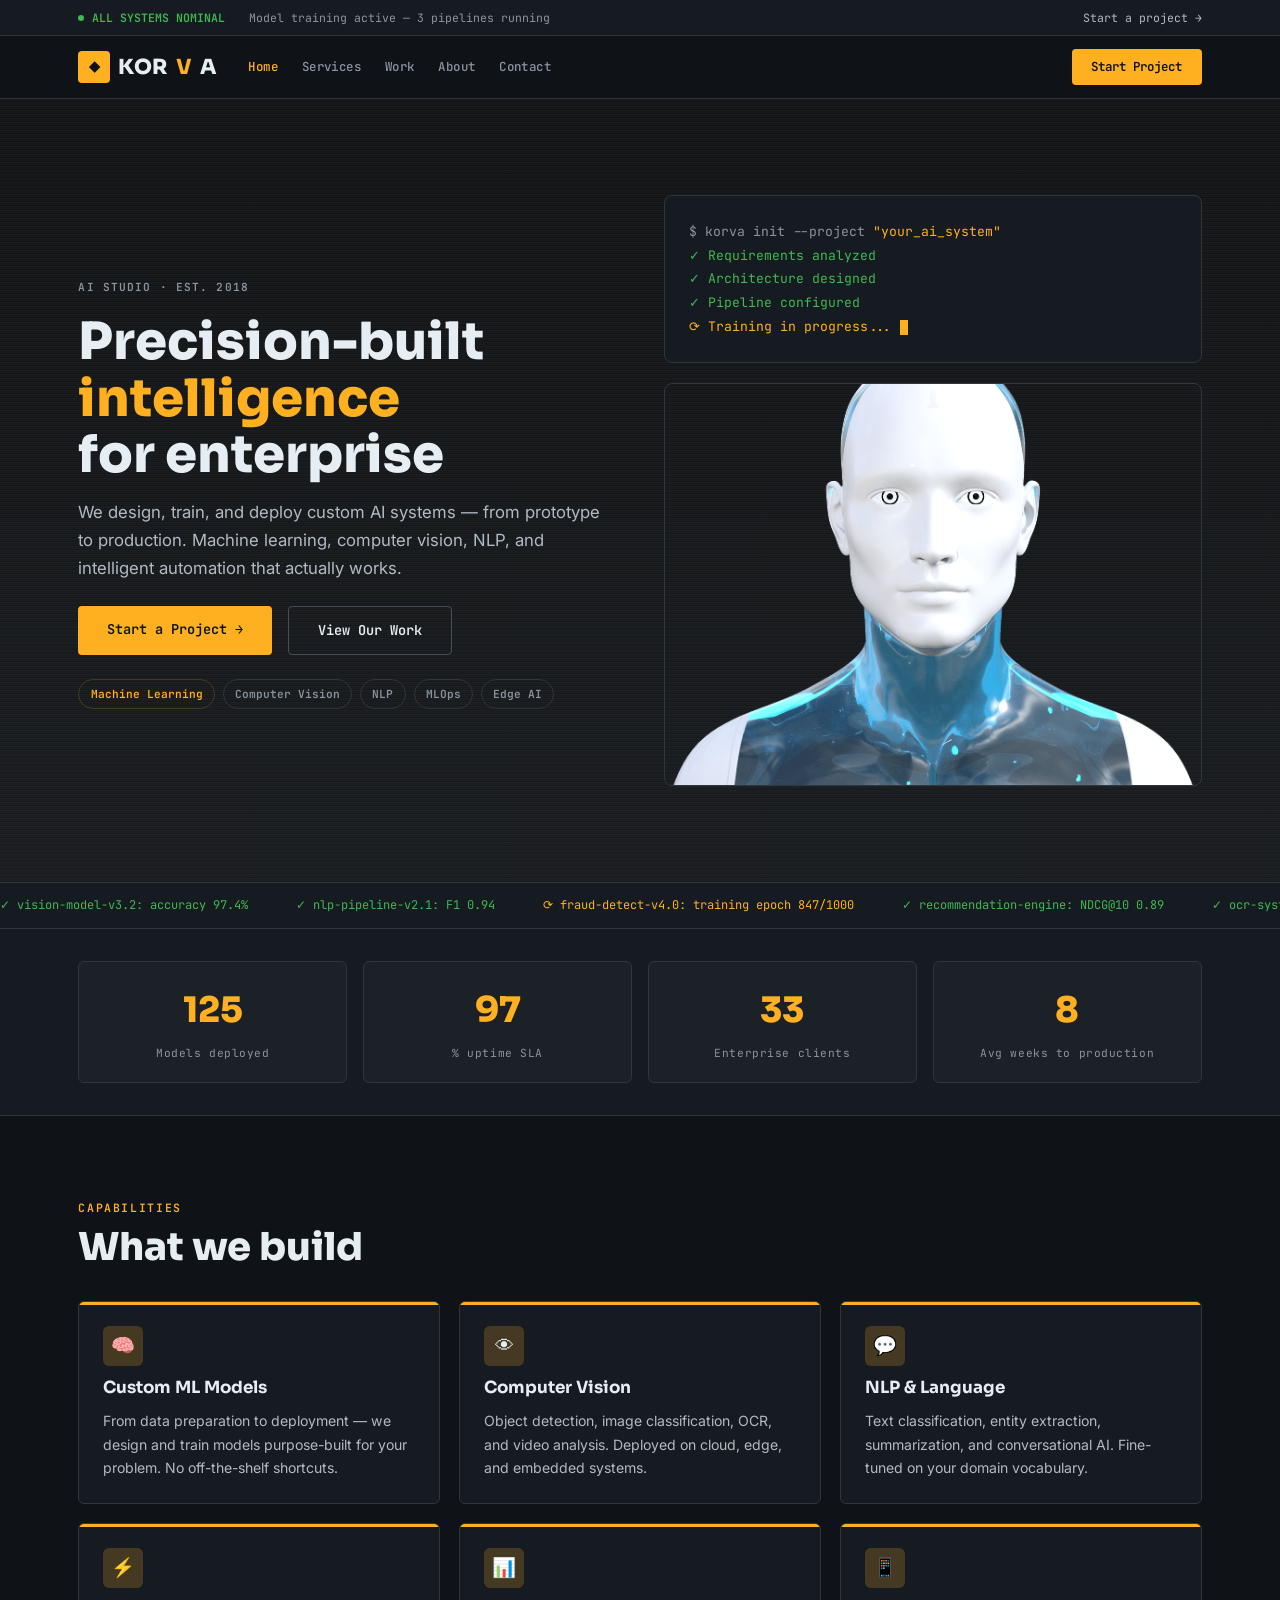
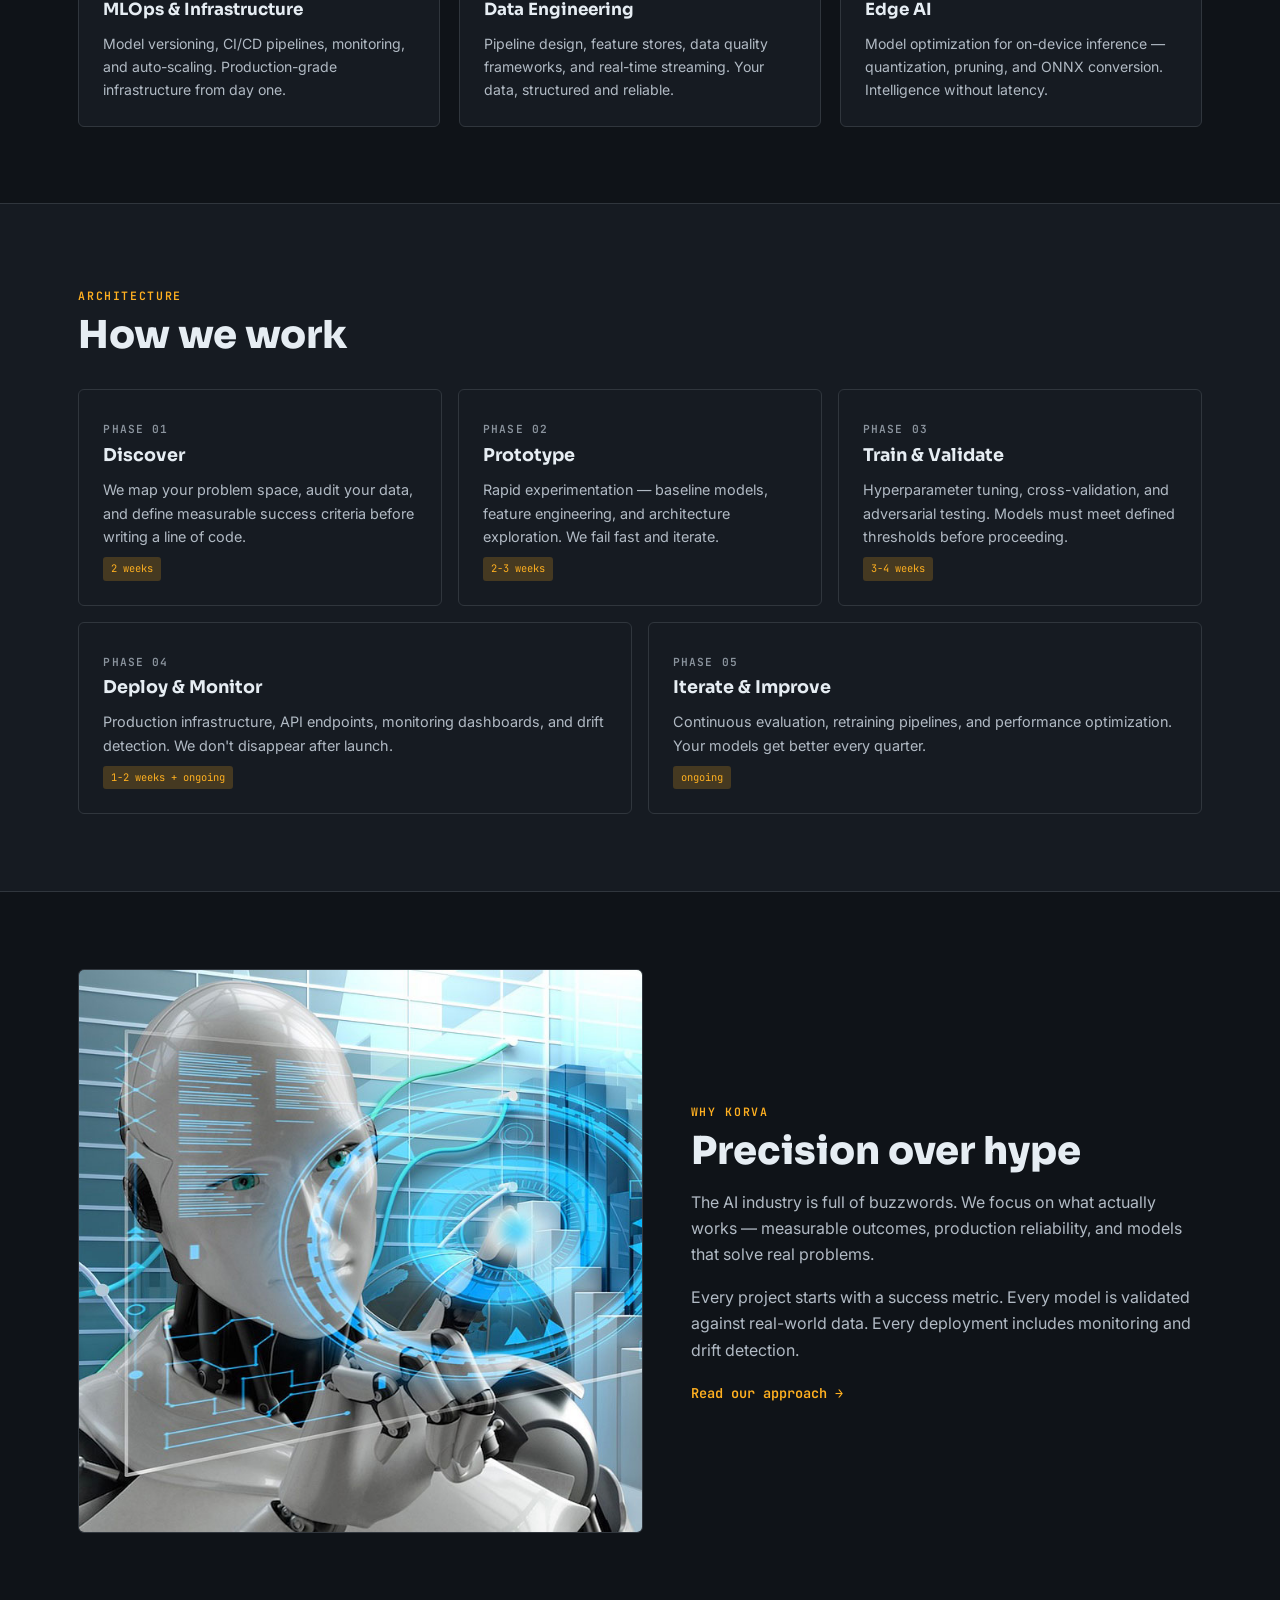
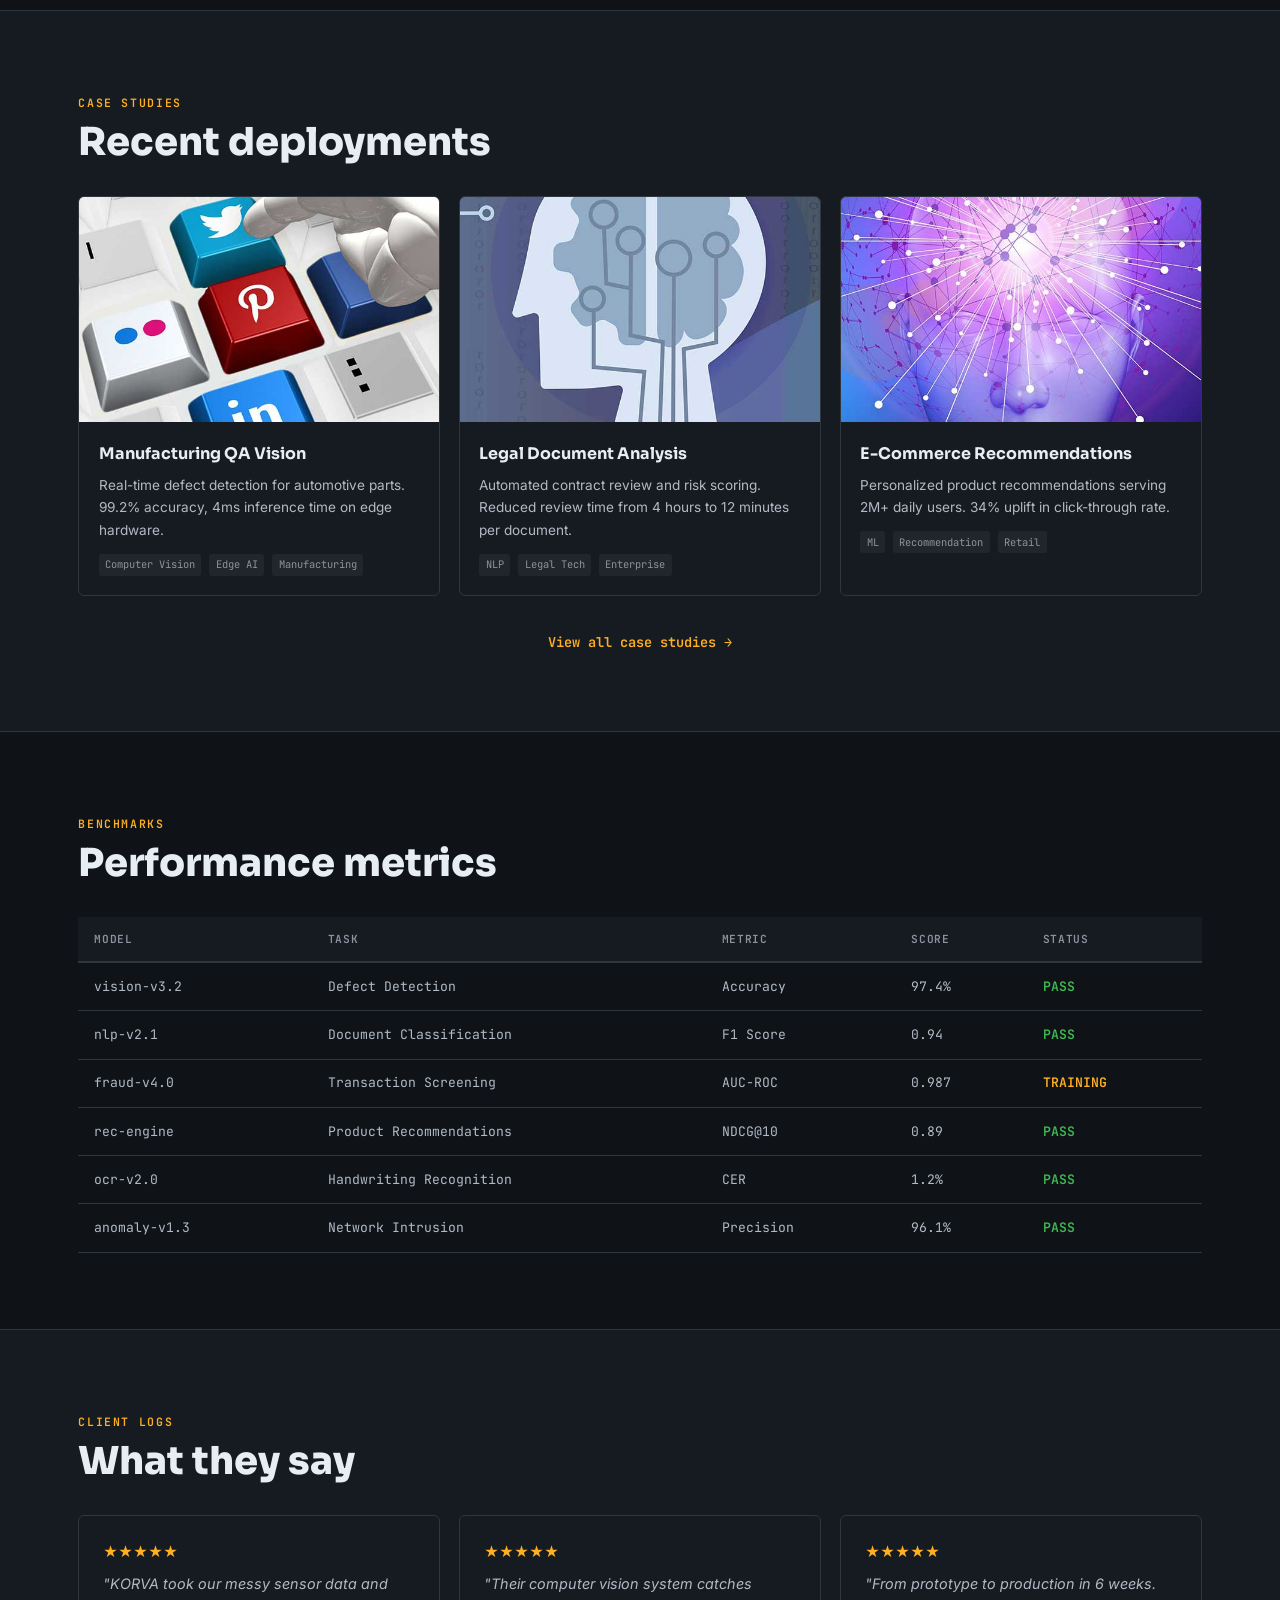
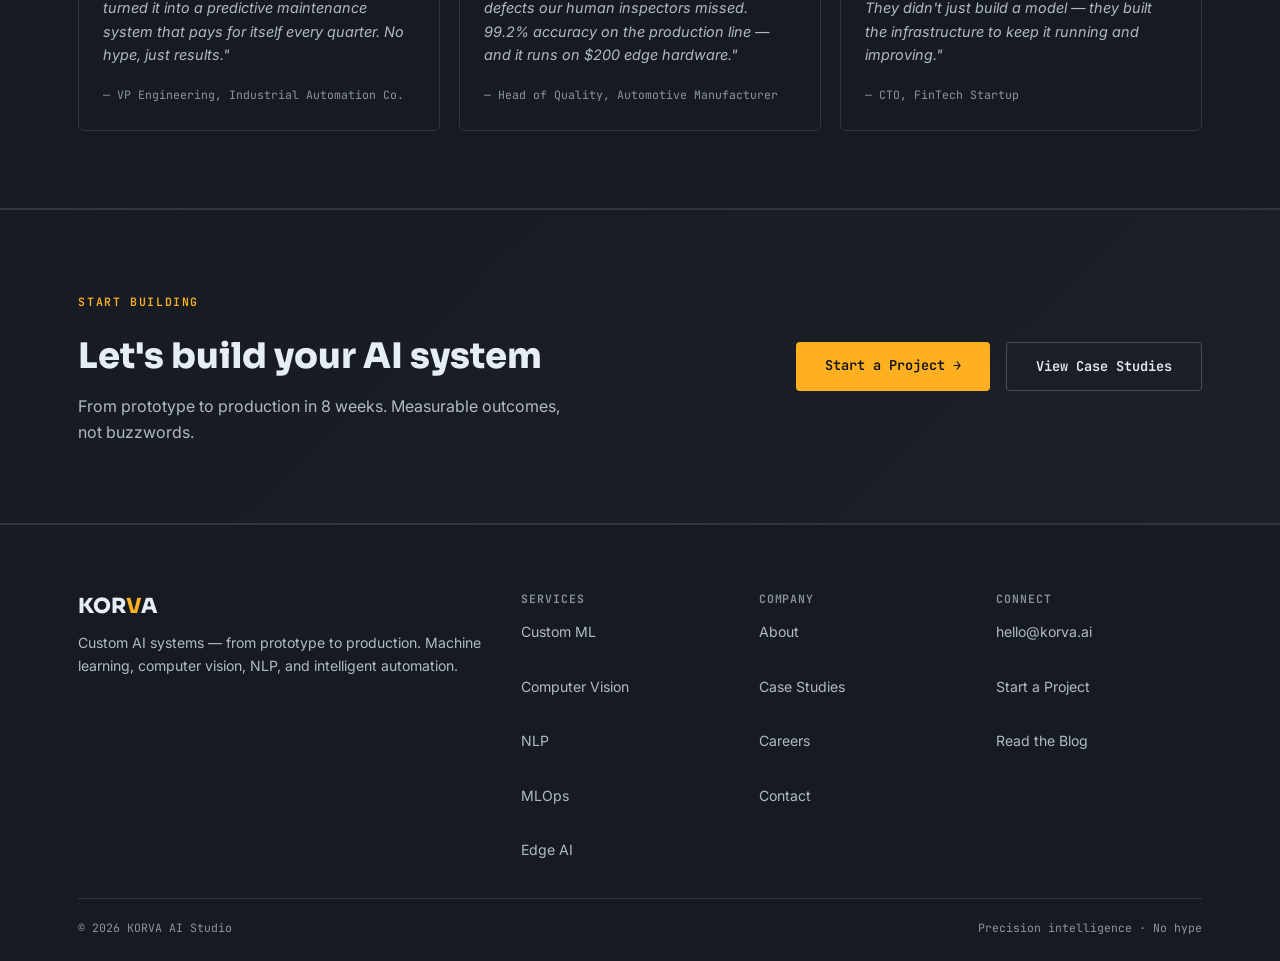
<file: index.html>
<!DOCTYPE html>
<html lang="en">
<head>
  <meta charset="UTF-8" />
  <meta name="viewport" content="width=device-width, initial-scale=1.0" />
  <title>KORVA — AI Studio &amp; Machine Intelligence</title>
  <meta name="description" content="KORVA builds custom AI systems — from prototype to production. Machine learning, computer vision, NLP, and intelligent automation for enterprise." />
  <link rel="preconnect" href="https://fonts.googleapis.com" />
  <link rel="preconnect" href="https://fonts.gstatic.com" crossorigin />
  <link href="https://fonts.googleapis.com/css2?family=Sora:wght@400;500;600;700;800&family=Inter:wght@400;500;600;700&family=JetBrains+Mono:wght@400;500;600;700&display=swap" rel="stylesheet" />
  <link rel="stylesheet" href="assets/css/base.css" />
</head>
<body>

  <!-- STATUS BAR -->
  <div class="statusbar">
    <div class="container">
      <span class="live"><span class="dot"></span>ALL SYSTEMS NOMINAL</span>
      <span>Model training active — 3 pipelines running</span>
      <span class="spacer"></span>
      <a href="contact.html">Start a project →</a>
    </div>
  </div>

  <!-- HEADER -->
  <header class="sitehead">
    <div class="container">
      <a href="index.html" class="mark"><span class="glyph">◆</span>KOR<span>V</span>A</a>
      <nav id="mainnav">
        <a href="index.html" class="active">Home</a>
        <a href="service.html">Services</a>
        <a href="project.html">Work</a>
        <a href="about.html">About</a>
        <a href="contact.html">Contact</a>
      </nav>
      <a href="contact.html" class="cta">Start Project</a>
      <button class="burger" id="burger" aria-label="Menu">☰</button>
    </div>
  </header>

  <!-- HERO TERMINAL -->
  <section class="hero-terminal">
    <div class="container">
      <div>
        <span class="eyebrow">AI Studio · Est. 2018</span>
        <h1>Precision-built <span>intelligence</span> for&nbsp;enterprise</h1>
        <p class="lead">We design, train, and deploy custom AI systems — from prototype to production. Machine learning, computer vision, NLP, and intelligent automation that actually works.</p>
        <div class="hero-actions">
          <a href="contact.html" class="btn-primary">Start a Project →</a>
          <a href="project.html" class="btn-ghost">View Our Work</a>
        </div>
        <div class="hero-tags">
          <span class="tag tag--amber">Machine Learning</span>
          <span class="tag">Computer Vision</span>
          <span class="tag">NLP</span>
          <span class="tag">MLOps</span>
          <span class="tag">Edge AI</span>
        </div>
      </div>
      <div>
        <div class="prompt-box reveal">
          <div class="line">$ korva init --project <span style="color:var(--amber)">"your_ai_system"</span></div>
          <div class="line" style="color:var(--pass)">✓ Requirements analyzed</div>
          <div class="line" style="color:var(--pass)">✓ Architecture designed</div>
          <div class="line" style="color:var(--pass)">✓ Pipeline configured</div>
          <div class="line" style="color:var(--amber)">⟳ Training in progress... <span class="cursor"></span></div>
        </div>
        <div class="hero-img reveal d1" style="margin-top:1.2rem"><img src="assets/img/hero-img.png" alt="KORVA AI system architecture" /></div>
      </div>
    </div>
  </section>

  <!-- EVAL TICKER -->
  <div class="eval-ticker">
    <div class="ticker-track">
      <span class="pass">✓ vision-model-v3.2: accuracy 97.4%</span>
      <span class="pass">✓ nlp-pipeline-v2.1: F1 0.94</span>
      <span class="amber">⟳ fraud-detect-v4.0: training epoch 847/1000</span>
      <span class="pass">✓ recommendation-engine: NDCG@10 0.89</span>
      <span class="pass">✓ ocr-system-v2.0: CER 1.2%</span>
      <span class="fail">✗ legacy-model-v1.0: deprecated</span>
      <span class="pass">✓ anomaly-detector: precision 96.1%</span>
      <span class="amber">⟳ speech-to-text-v3: fine-tuning</span>
      <span class="pass">✓ vision-model-v3.2: accuracy 97.4%</span>
      <span class="pass">✓ nlp-pipeline-v2.1: F1 0.94</span>
      <span class="amber">⟳ fraud-detect-v4.0: training epoch 847/1000</span>
      <span class="pass">✓ recommendation-engine: NDCG@10 0.89</span>
      <span class="pass">✓ ocr-system-v2.0: CER 1.2%</span>
      <span class="fail">✗ legacy-model-v1.0: deprecated</span>
      <span class="pass">✓ anomaly-detector: precision 96.1%</span>
      <span class="amber">⟳ speech-to-text-v3: fine-tuning</span>
    </div>
  </div>

  <!-- READOUTS -->
  <section class="readouts">
    <div class="container">
      <div class="cell reveal"><span class="per" data-count="127">0</span><span class="label">Models deployed</span></div>
      <div class="cell reveal d1"><span class="per" data-count="99">0</span><span class="label">% uptime SLA</span></div>
      <div class="cell reveal d2"><span class="per" data-count="34">0</span><span class="label">Enterprise clients</span></div>
      <div class="cell reveal d3"><span class="per" data-count="8">0</span><span class="label">Avg weeks to production</span></div>
    </div>
  </section>

  <!-- SERVICES -->
  <section class="section" id="services">
    <div class="container">
      <span class="kicker">Capabilities</span>
      <h2>What we&nbsp;build</h2>
      <div class="services-grid">
        <div class="service-card reveal">
          <div class="icon">🧠</div>
          <h3>Custom ML Models</h3>
          <p>From data preparation to deployment — we design and train models purpose-built for your problem. No off-the-shelf shortcuts.</p>
        </div>
        <div class="service-card reveal d1">
          <div class="icon">👁</div>
          <h3>Computer Vision</h3>
          <p>Object detection, image classification, OCR, and video analysis. Deployed on cloud, edge, and embedded systems.</p>
        </div>
        <div class="service-card reveal d2">
          <div class="icon">💬</div>
          <h3>NLP &amp; Language</h3>
          <p>Text classification, entity extraction, summarization, and conversational AI. Fine-tuned on your domain vocabulary.</p>
        </div>
        <div class="service-card reveal">
          <div class="icon">⚡</div>
          <h3>MLOps &amp; Infrastructure</h3>
          <p>Model versioning, CI/CD pipelines, monitoring, and auto-scaling. Production-grade infrastructure from day one.</p>
        </div>
        <div class="service-card reveal d1">
          <div class="icon">📊</div>
          <h3>Data Engineering</h3>
          <p>Pipeline design, feature stores, data quality frameworks, and real-time streaming. Your data, structured and reliable.</p>
        </div>
        <div class="service-card reveal d2">
          <div class="icon">📱</div>
          <h3>Edge AI</h3>
          <p>Model optimization for on-device inference — quantization, pruning, and ONNX conversion. Intelligence without latency.</p>
        </div>
      </div>
    </div>
  </section>

  <!-- ARCHITECTURE -->
  <section class="section section--surface">
    <div class="container">
      <span class="kicker">Architecture</span>
      <h2>How we&nbsp;work</h2>
      <div class="arch-grid">
        <div class="arch-card span-4 reveal">
          <span class="eyebrow">Phase 01</span>
          <h3>Discover</h3>
          <p>We map your problem space, audit your data, and define measurable success criteria before writing a line of code.</p>
          <span class="tag">2 weeks</span>
        </div>
        <div class="arch-card span-4 reveal d1">
          <span class="eyebrow">Phase 02</span>
          <h3>Prototype</h3>
          <p>Rapid experimentation — baseline models, feature engineering, and architecture exploration. We fail fast and iterate.</p>
          <span class="tag">2-3 weeks</span>
        </div>
        <div class="arch-card span-4 reveal d2">
          <span class="eyebrow">Phase 03</span>
          <h3>Train &amp; Validate</h3>
          <p>Hyperparameter tuning, cross-validation, and adversarial testing. Models must meet defined thresholds before proceeding.</p>
          <span class="tag">3-4 weeks</span>
        </div>
        <div class="arch-card span-6 reveal">
          <span class="eyebrow">Phase 04</span>
          <h3>Deploy &amp; Monitor</h3>
          <p>Production infrastructure, API endpoints, monitoring dashboards, and drift detection. We don't disappear after launch.</p>
          <span class="tag">1-2 weeks + ongoing</span>
        </div>
        <div class="arch-card span-6 reveal d1">
          <span class="eyebrow">Phase 05</span>
          <h3>Iterate &amp; Improve</h3>
          <p>Continuous evaluation, retraining pipelines, and performance optimization. Your models get better every quarter.</p>
          <span class="tag">ongoing</span>
        </div>
      </div>
    </div>
  </section>

  <!-- FEATURE SPLIT -->
  <section class="section">
    <div class="container">
      <div class="feature">
        <div class="frame reveal"><img src="assets/img/about-img.jpg" alt="KORVA team working on AI models" /></div>
        <div>
          <span class="kicker">Why KORVA</span>
          <h2>Precision over&nbsp;hype</h2>
          <p>The AI industry is full of buzzwords. We focus on what actually works — measurable outcomes, production reliability, and models that solve real problems.</p>
          <p>Every project starts with a success metric. Every model is validated against real-world data. Every deployment includes monitoring and drift detection.</p>
          <a href="about.html" class="link">Read our approach →</a>
        </div>
      </div>
    </div>
  </section>

  <!-- PROJECTS -->
  <section class="section section--surface">
    <div class="container">
      <span class="kicker">Case Studies</span>
      <h2>Recent&nbsp;deployments</h2>
      <div class="projects-grid">
        <div class="project-card reveal">
          <div class="media"><img src="assets/img/project-1.jpg" alt="Vision system for manufacturing" /></div>
          <div class="body">
            <h3>Manufacturing QA Vision</h3>
            <p>Real-time defect detection for automotive parts. 99.2% accuracy, 4ms inference time on edge hardware.</p>
            <div class="meta"><span>Computer Vision</span><span>Edge AI</span><span>Manufacturing</span></div>
          </div>
        </div>
        <div class="project-card reveal d1">
          <div class="media"><img src="assets/img/project-2.jpg" alt="NLP system for legal documents" /></div>
          <div class="body">
            <h3>Legal Document Analysis</h3>
            <p>Automated contract review and risk scoring. Reduced review time from 4 hours to 12 minutes per document.</p>
            <div class="meta"><span>NLP</span><span>Legal Tech</span><span>Enterprise</span></div>
          </div>
        </div>
        <div class="project-card reveal d2">
          <div class="media"><img src="assets/img/project-3.jpg" alt="Recommendation engine for e-commerce" /></div>
          <div class="body">
            <h3>E-Commerce Recommendations</h3>
            <p>Personalized product recommendations serving 2M+ daily users. 34% uplift in click-through rate.</p>
            <div class="meta"><span>ML</span><span>Recommendation</span><span>Retail</span></div>
          </div>
        </div>
      </div>
      <div style="text-align:center;margin-top:2rem">
        <a href="project.html" class="link">View all case studies →</a>
      </div>
    </div>
  </section>

  <!-- BENCHMARKS -->
  <section class="section">
    <div class="container">
      <span class="kicker">Benchmarks</span>
      <h2>Performance&nbsp;metrics</h2>
      <div style="overflow-x:auto">
        <table class="bench-table reveal">
          <thead>
            <tr><th>Model</th><th>Task</th><th>Metric</th><th>Score</th><th>Status</th></tr>
          </thead>
          <tbody>
            <tr><td>vision-v3.2</td><td>Defect Detection</td><td>Accuracy</td><td>97.4%</td><td class="pass">PASS</td></tr>
            <tr><td>nlp-v2.1</td><td>Document Classification</td><td>F1 Score</td><td>0.94</td><td class="pass">PASS</td></tr>
            <tr><td>fraud-v4.0</td><td>Transaction Screening</td><td>AUC-ROC</td><td>0.987</td><td class="amber">TRAINING</td></tr>
            <tr><td>rec-engine</td><td>Product Recommendations</td><td>NDCG@10</td><td>0.89</td><td class="pass">PASS</td></tr>
            <tr><td>ocr-v2.0</td><td>Handwriting Recognition</td><td>CER</td><td>1.2%</td><td class="pass">PASS</td></tr>
            <tr><td>anomaly-v1.3</td><td>Network Intrusion</td><td>Precision</td><td>96.1%</td><td class="pass">PASS</td></tr>
          </tbody>
        </table>
      </div>
    </div>
  </section>

  <!-- TESTIMONIALS -->
  <section class="section section--surface">
    <div class="container">
      <span class="kicker">Client Logs</span>
      <h2>What they&nbsp;say</h2>
      <div class="testimonials-grid">
        <div class="testimonial reveal">
          <div class="stars">★★★★★</div>
          <p>"KORVA took our messy sensor data and turned it into a predictive maintenance system that pays for itself every quarter. No hype, just results."</p>
          <span class="label">— VP Engineering, Industrial Automation Co.</span>
        </div>
        <div class="testimonial reveal d1">
          <div class="stars">★★★★★</div>
          <p>"Their computer vision system catches defects our human inspectors missed. 99.2% accuracy on the production line — and it runs on $200 edge hardware."</p>
          <span class="label">— Head of Quality, Automotive Manufacturer</span>
        </div>
        <div class="testimonial reveal d2">
          <div class="stars">★★★★★</div>
          <p>"From prototype to production in 6 weeks. They didn't just build a model — they built the infrastructure to keep it running and improving."</p>
          <span class="label">— CTO, FinTech Startup</span>
        </div>
      </div>
    </div>
  </section>

  <!-- CTA -->
  <section class="cta-band">
    <div class="container">
      <div>
        <span class="kicker">Start Building</span>
        <h2>Let's build your AI&nbsp;system</h2>
        <p>From prototype to production in 8 weeks. Measurable outcomes, not buzzwords.</p>
      </div>
      <div class="actions">
        <a href="contact.html" class="btn-primary">Start a Project →</a>
        <a href="project.html" class="btn-ghost">View Case Studies</a>
      </div>
    </div>
  </section>

  <!-- FOOTER -->
  <footer class="footer">
    <div class="container">
      <div class="footer-grid">
        <div>
          <div class="brand">KOR<span>V</span>A</div>
          <p>Custom AI systems — from prototype to production. Machine learning, computer vision, NLP, and intelligent automation.</p>
        </div>
        <div>
          <h4>Services</h4>
          <a href="service.html">Custom ML</a><br />
          <a href="service.html">Computer Vision</a><br />
          <a href="service.html">NLP</a><br />
          <a href="service.html">MLOps</a><br />
          <a href="service.html">Edge AI</a>
        </div>
        <div>
          <h4>Company</h4>
          <a href="about.html">About</a><br />
          <a href="project.html">Case Studies</a><br />
          <a href="about.html">Careers</a><br />
          <a href="contact.html">Contact</a>
        </div>
        <div>
          <h4>Connect</h4>
          <a href="mailto:hello@korva.ai">hello@korva.ai</a><br />
          <a href="contact.html">Start a Project</a><br />
          <a href="about.html">Read the Blog</a>
        </div>
      </div>
      <div class="base">
        <span>© <span data-year></span> KORVA AI Studio</span>
        <span>Precision intelligence · No hype</span>
      </div>
    </div>
  </footer>

  <script src="assets/js/main.js"></script>
</body>
</html>
</file>
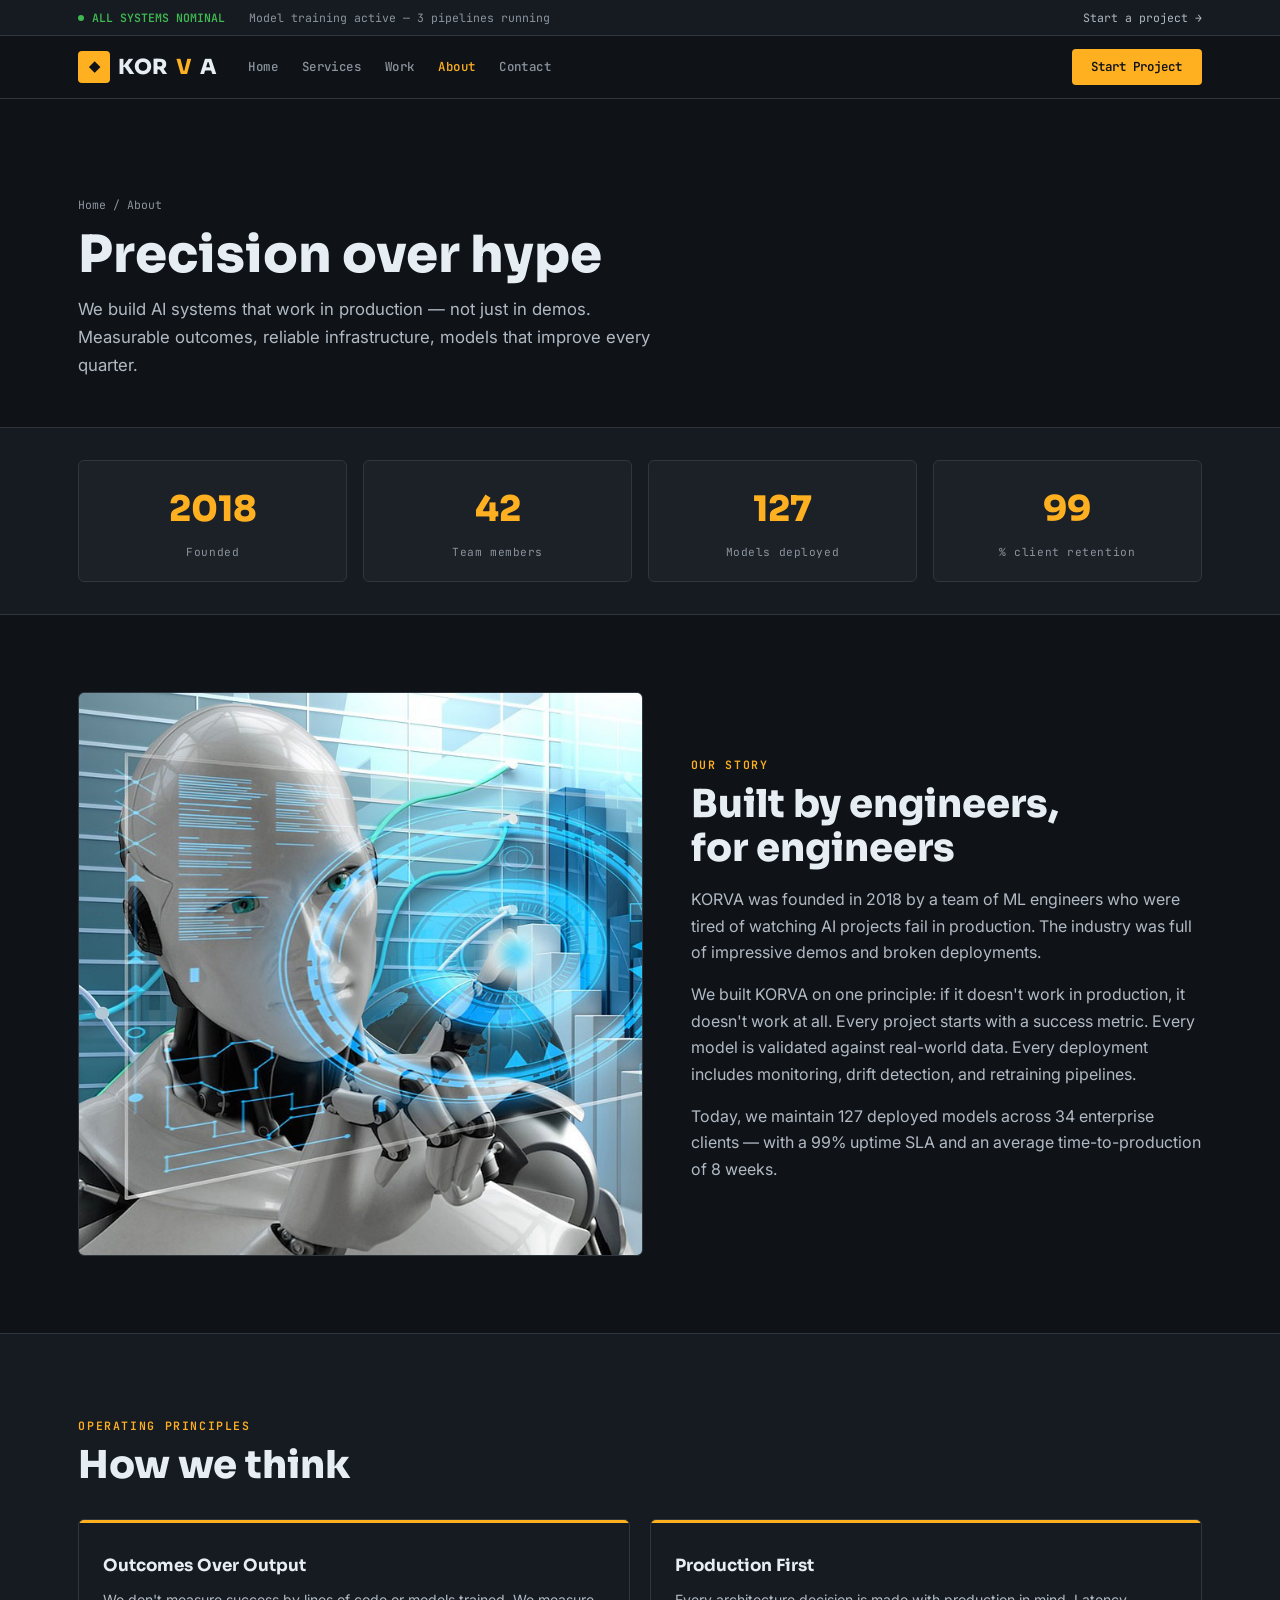
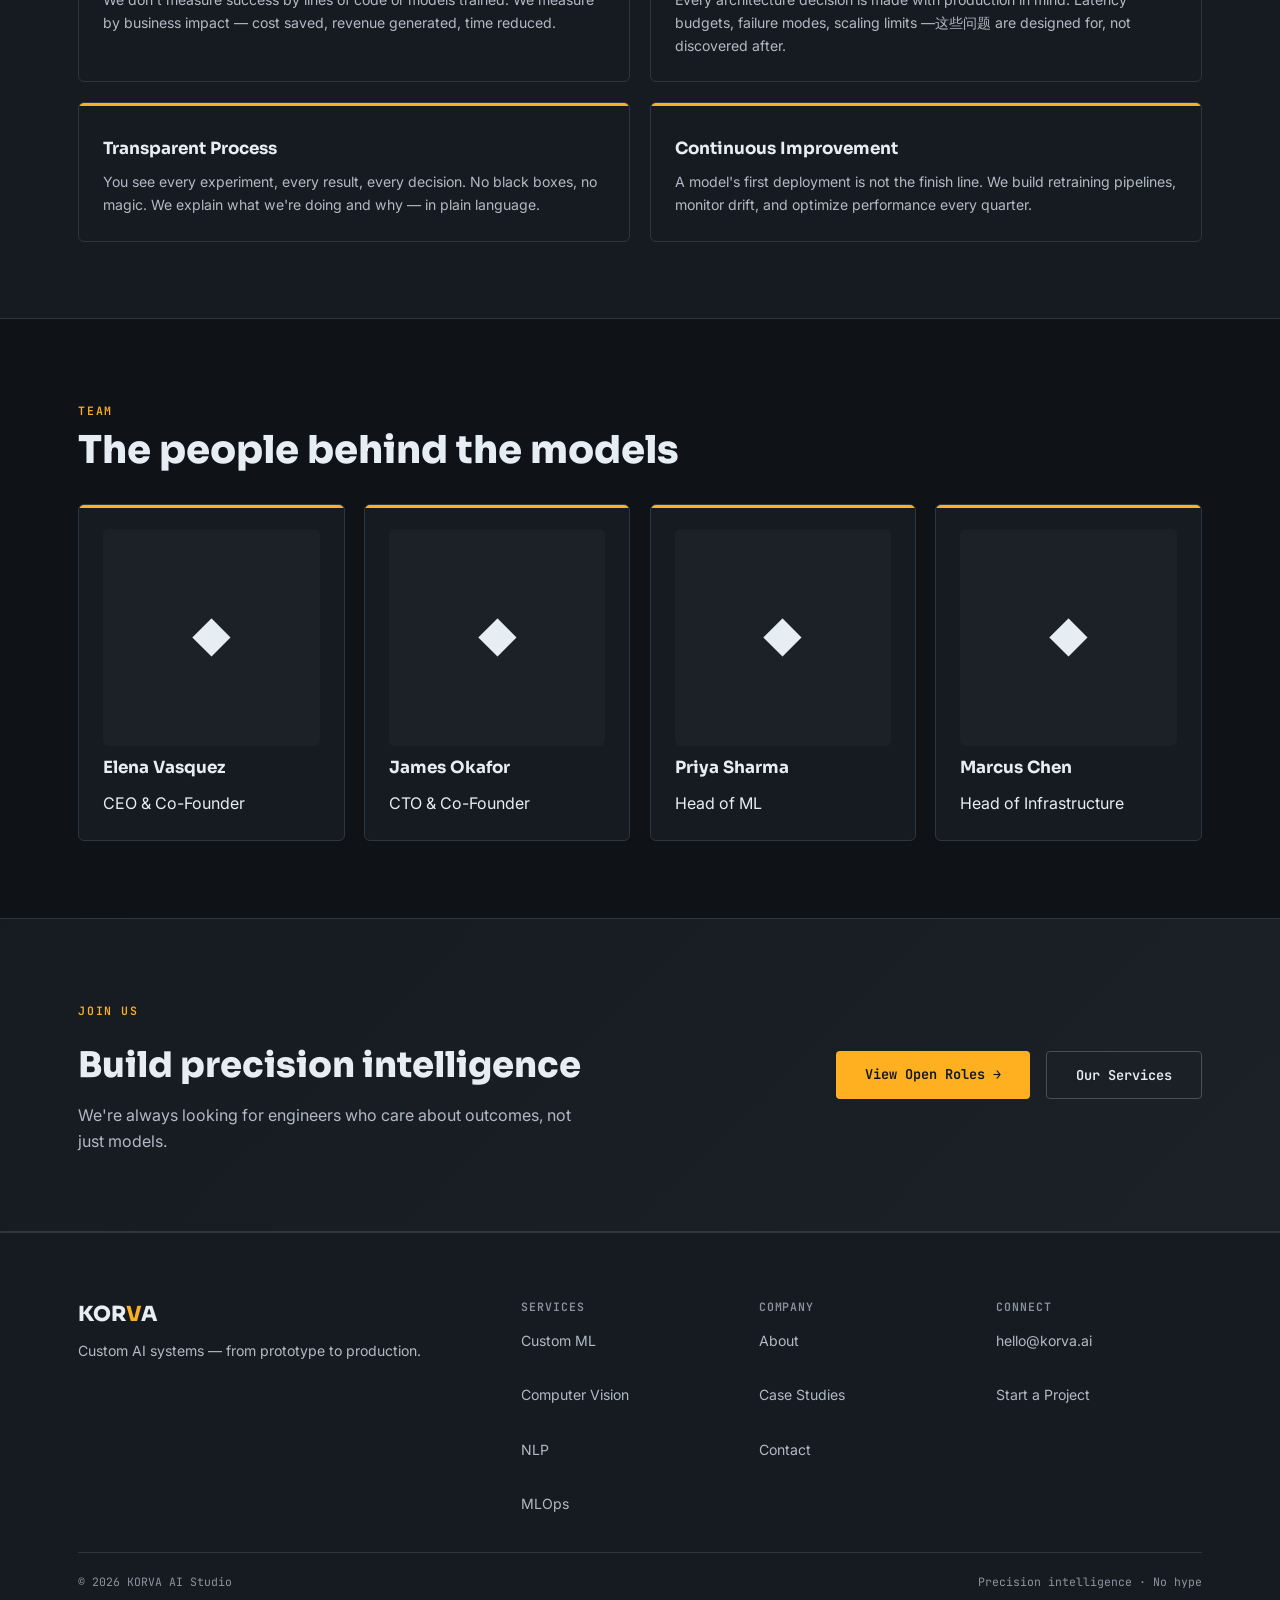
<file: about.html>
<!DOCTYPE html>
<html lang="en">
<head>
  <meta charset="UTF-8" />
  <meta name="viewport" content="width=device-width, initial-scale=1.0" />
  <title>About — KORVA AI Studio</title>
  <meta name="description" content="KORVA builds precision AI systems. Learn about our approach, our team, and why we focus on outcomes over hype." />
  <link rel="preconnect" href="https://fonts.googleapis.com" />
  <link rel="preconnect" href="https://fonts.gstatic.com" crossorigin />
  <link href="https://fonts.googleapis.com/css2?family=Sora:wght@400;500;600;700;800&family=Inter:wght@400;500;600;700&family=JetBrains+Mono:wght@400;500;600;700&display=swap" rel="stylesheet" />
  <link rel="stylesheet" href="assets/css/base.css" />
</head>
<body>

  <div class="statusbar">
    <div class="container">
      <span class="live"><span class="dot"></span>ALL SYSTEMS NOMINAL</span>
      <span>Model training active — 3 pipelines running</span>
      <span class="spacer"></span>
      <a href="contact.html">Start a project →</a>
    </div>
  </div>

  <header class="sitehead">
    <div class="container">
      <a href="index.html" class="mark"><span class="glyph">◆</span>KOR<span>V</span>A</a>
      <nav id="mainnav">
        <a href="index.html">Home</a>
        <a href="service.html">Services</a>
        <a href="project.html">Work</a>
        <a href="about.html" class="active">About</a>
        <a href="contact.html">Contact</a>
      </nav>
      <a href="contact.html" class="cta">Start Project</a>
      <button class="burger" id="burger" aria-label="Menu">☰</button>
    </div>
  </header>

  <section class="page-head">
    <div class="container">
      <span class="crumb"><a href="index.html">Home</a> / About</span>
      <h1>Precision over&nbsp;hype</h1>
      <p>We build AI systems that work in production — not just in demos. Measurable outcomes, reliable infrastructure, models that improve every quarter.</p>
    </div>
  </section>

  <!-- READOUTS -->
  <section class="readouts">
    <div class="container">
      <div class="cell reveal"><span class="per" data-count="2018">0</span><span class="label">Founded</span></div>
      <div class="cell reveal d1"><span class="per" data-count="42">0</span><span class="label">Team members</span></div>
      <div class="cell reveal d2"><span class="per" data-count="127">0</span><span class="label">Models deployed</span></div>
      <div class="cell reveal d3"><span class="per" data-count="99">0</span><span class="label">% client retention</span></div>
    </div>
  </section>

  <!-- STORY -->
  <section class="section">
    <div class="container">
      <div class="feature">
        <div class="frame reveal"><img src="assets/img/about-img.jpg" alt="KORVA team" /></div>
        <div>
          <span class="kicker">Our Story</span>
          <h2>Built by engineers, for&nbsp;engineers</h2>
          <p>KORVA was founded in 2018 by a team of ML engineers who were tired of watching AI projects fail in production. The industry was full of impressive demos and broken deployments.</p>
          <p>We built KORVA on one principle: if it doesn't work in production, it doesn't work at all. Every project starts with a success metric. Every model is validated against real-world data. Every deployment includes monitoring, drift detection, and retraining pipelines.</p>
          <p>Today, we maintain 127 deployed models across 34 enterprise clients — with a 99% uptime SLA and an average time-to-production of 8 weeks.</p>
        </div>
      </div>
    </div>
  </section>

  <!-- PRINCIPLES -->
  <section class="section section--surface">
    <div class="container">
      <span class="kicker">Operating Principles</span>
      <h2>How we&nbsp;think</h2>
      <div class="services-grid" style="grid-template-columns:repeat(2,1fr)">
        <div class="service-card reveal">
          <h3>Outcomes Over Output</h3>
          <p>We don't measure success by lines of code or models trained. We measure by business impact — cost saved, revenue generated, time reduced.</p>
        </div>
        <div class="service-card reveal d1">
          <h3>Production First</h3>
          <p>Every architecture decision is made with production in mind. Latency budgets, failure modes, scaling limits —这些问题 are designed for, not discovered after.</p>
        </div>
        <div class="service-card reveal d2">
          <h3>Transparent Process</h3>
          <p>You see every experiment, every result, every decision. No black boxes, no magic. We explain what we're doing and why — in plain language.</p>
        </div>
        <div class="service-card reveal d3">
          <h3>Continuous Improvement</h3>
          <p>A model's first deployment is not the finish line. We build retraining pipelines, monitor drift, and optimize performance every quarter.</p>
        </div>
      </div>
    </div>
  </section>

  <!-- TEAM -->
  <section class="section">
    <div class="container">
      <span class="kicker">Team</span>
      <h2>The people behind&nbsp;the&nbsp;models</h2>
      <div class="services-grid" style="grid-template-columns:repeat(4,1fr)">
        <div class="service-card reveal">
          <div class="frame" style="background:var(--bg-3);display:flex;align-items:center;justify-content:center;aspect-ratio:1/1;border-radius:6px"><span style="font-size:2.5rem">◆</span></div>
          <h3>Elena Vasquez</h3>
          <span class="label">CEO &amp; Co-Founder</span>
        </div>
        <div class="service-card reveal d1">
          <div class="frame" style="background:var(--bg-3);display:flex;align-items:center;justify-content:center;aspect-ratio:1/1;border-radius:6px"><span style="font-size:2.5rem">◆</span></div>
          <h3>James Okafor</h3>
          <span class="label">CTO &amp; Co-Founder</span>
        </div>
        <div class="service-card reveal d2">
          <div class="frame" style="background:var(--bg-3);display:flex;align-items:center;justify-content:center;aspect-ratio:1/1;border-radius:6px"><span style="font-size:2.5rem">◆</span></div>
          <h3>Priya Sharma</h3>
          <span class="label">Head of ML</span>
        </div>
        <div class="service-card reveal d3">
          <div class="frame" style="background:var(--bg-3);display:flex;align-items:center;justify-content:center;aspect-ratio:1/1;border-radius:6px"><span style="font-size:2.5rem">◆</span></div>
          <h3>Marcus Chen</h3>
          <span class="label">Head of Infrastructure</span>
        </div>
      </div>
    </div>
  </section>

  <!-- CTA -->
  <section class="cta-band">
    <div class="container">
      <div>
        <span class="kicker">Join Us</span>
        <h2>Build precision&nbsp;intelligence</h2>
        <p>We're always looking for engineers who care about outcomes, not just models.</p>
      </div>
      <div class="actions">
        <a href="contact.html" class="btn-primary">View Open Roles →</a>
        <a href="service.html" class="btn-ghost">Our Services</a>
      </div>
    </div>
  </section>

  <footer class="footer">
    <div class="container">
      <div class="footer-grid">
        <div><div class="brand">KOR<span>V</span>A</div><p>Custom AI systems — from prototype to production.</p></div>
        <div><h4>Services</h4><a href="service.html">Custom ML</a><br /><a href="service.html">Computer Vision</a><br /><a href="service.html">NLP</a><br /><a href="service.html">MLOps</a></div>
        <div><h4>Company</h4><a href="about.html">About</a><br /><a href="project.html">Case Studies</a><br /><a href="contact.html">Contact</a></div>
        <div><h4>Connect</h4><a href="mailto:hello@korva.ai">hello@korva.ai</a><br /><a href="contact.html">Start a Project</a></div>
      </div>
      <div class="base">
        <span>© <span data-year></span> KORVA AI Studio</span>
        <span>Precision intelligence · No hype</span>
      </div>
    </div>
  </footer>
  <script src="assets/js/main.js"></script>
</body>
</html>
</file>
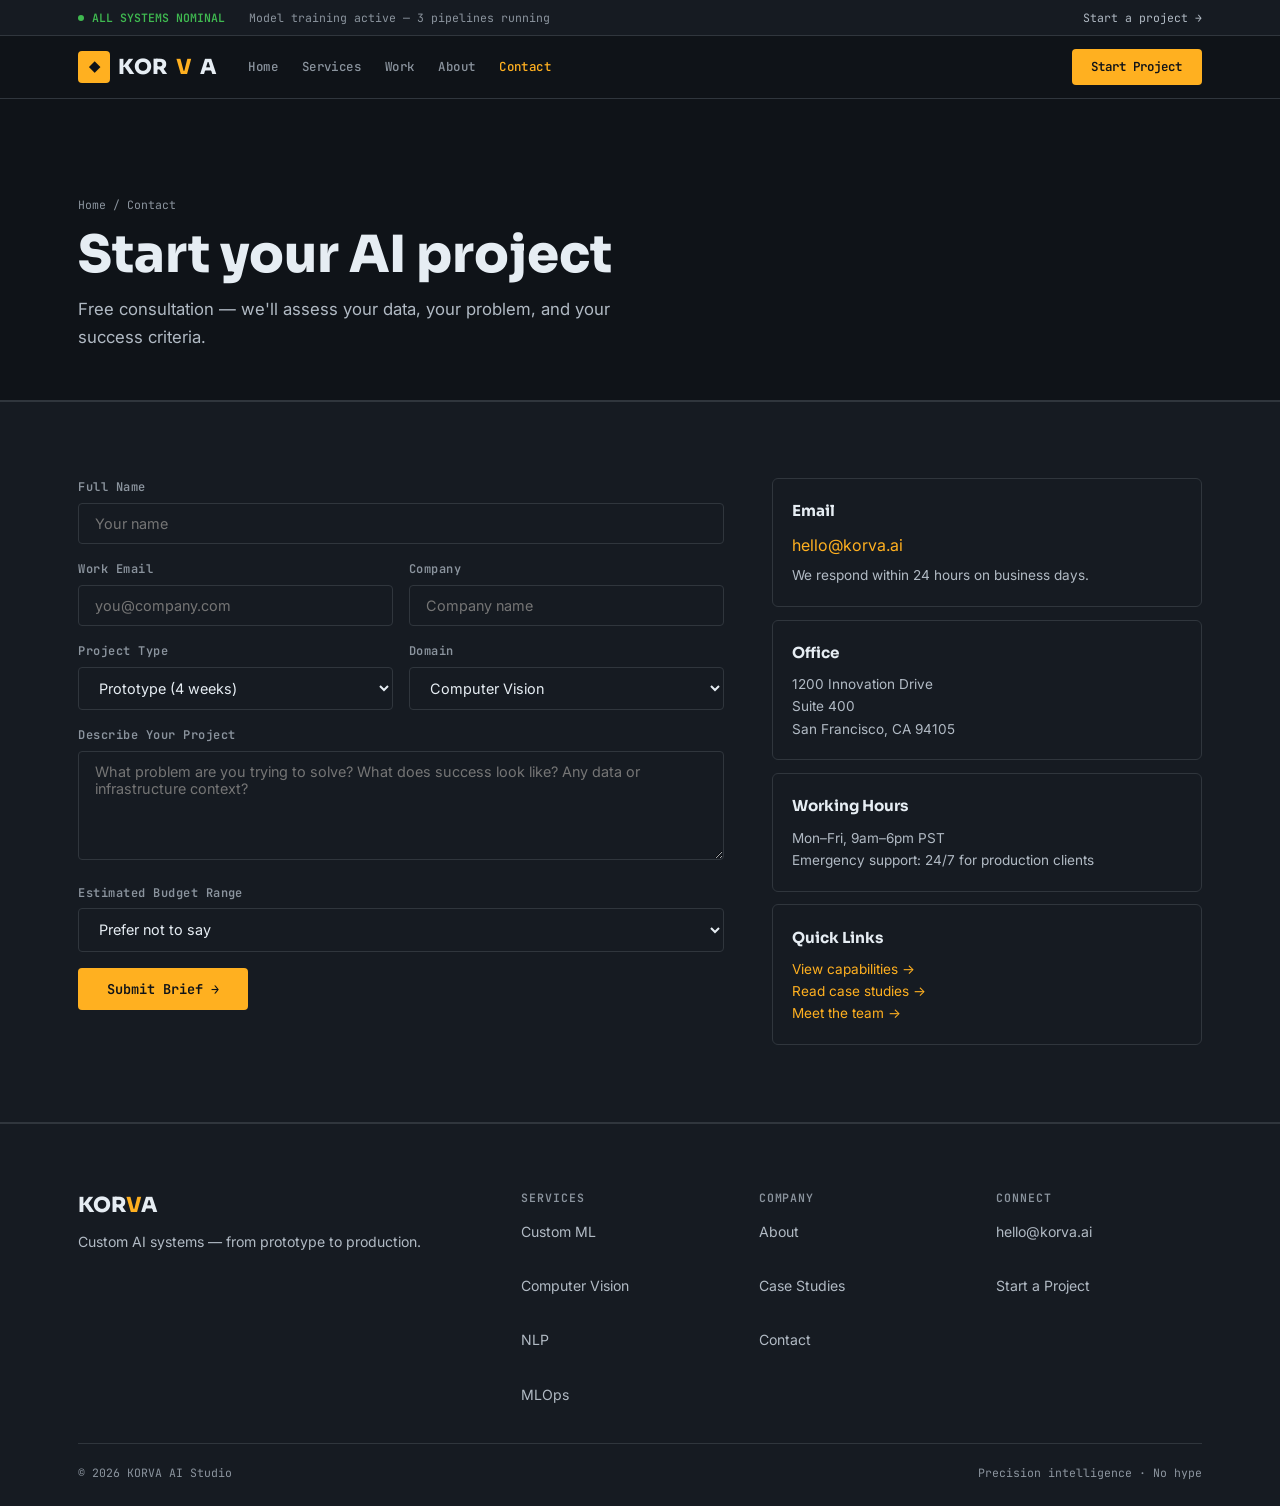
<file: contact.html>
<!DOCTYPE html>
<html lang="en">
<head>
  <meta charset="UTF-8" />
  <meta name="viewport" content="width=device-width, initial-scale=1.0" />
  <title>Contact — KORVA AI Studio</title>
  <meta name="description" content="Start an AI project with KORVA — book a free consultation, request a prototype, or discuss a production build." />
  <link rel="preconnect" href="https://fonts.googleapis.com" />
  <link rel="preconnect" href="https://fonts.gstatic.com" crossorigin />
  <link href="https://fonts.googleapis.com/css2?family=Sora:wght@400;500;600;700;800&family=Inter:wght@400;500;600;700&family=JetBrains+Mono:wght@400;500;600;700&display=swap" rel="stylesheet" />
  <link rel="stylesheet" href="assets/css/base.css" />
</head>
<body>

  <div class="statusbar">
    <div class="container">
      <span class="live"><span class="dot"></span>ALL SYSTEMS NOMINAL</span>
      <span>Model training active — 3 pipelines running</span>
      <span class="spacer"></span>
      <a href="contact.html">Start a project →</a>
    </div>
  </div>

  <header class="sitehead">
    <div class="container">
      <a href="index.html" class="mark"><span class="glyph">◆</span>KOR<span>V</span>A</a>
      <nav id="mainnav">
        <a href="index.html">Home</a>
        <a href="service.html">Services</a>
        <a href="project.html">Work</a>
        <a href="about.html">About</a>
        <a href="contact.html" class="active">Contact</a>
      </nav>
      <a href="contact.html" class="cta">Start Project</a>
      <button class="burger" id="burger" aria-label="Menu">☰</button>
    </div>
  </header>

  <section class="page-head">
    <div class="container">
      <span class="crumb"><a href="index.html">Home</a> / Contact</span>
      <h1>Start your AI&nbsp;project</h1>
      <p>Free consultation — we'll assess your data, your problem, and your success criteria.</p>
    </div>
  </section>

  <section class="section section--surface">
    <div class="container">
      <div class="contact-grid">
        <form id="contactform" class="reveal">
          <div class="field">
            <label for="name">Full Name</label>
            <input type="text" id="name" name="name" required placeholder="Your name" />
          </div>
          <div class="form-row">
            <div class="field">
              <label for="email">Work Email</label>
              <input type="email" id="email" name="email" required placeholder="you@company.com" />
            </div>
            <div class="field">
              <label for="company">Company</label>
              <input type="text" id="company" name="company" placeholder="Company name" />
            </div>
          </div>
          <div class="form-row">
            <div class="field">
              <label for="project-type">Project Type</label>
              <select id="project-type" name="project-type">
                <option value="prototype">Prototype (4 weeks)</option>
                <option value="production">Production Build (8-12 weeks)</option>
                <option value="retainer">Retainer / Ongoing</option>
                <option value="consulting">Consulting / Advisory</option>
                <option value="not-sure">Not sure yet</option>
              </select>
            </div>
            <div class="field">
              <label for="domain">Domain</label>
              <select id="domain" name="domain">
                <option value="vision">Computer Vision</option>
                <option value="nlp">NLP / Language</option>
                <option value="recommendation">Recommendation Systems</option>
                <option value="anomaly">Anomaly Detection</option>
                <option value="forecasting">Forecasting</option>
                <option value="other">Other / Not Sure</option>
              </select>
            </div>
          </div>
          <div class="field">
            <label for="message">Describe Your Project</label>
            <textarea id="message" name="message" rows="5" placeholder="What problem are you trying to solve? What does success look like? Any data or infrastructure context?"></textarea>
          </div>
          <div class="field">
            <label for="budget">Estimated Budget Range</label>
            <select id="budget" name="budget">
              <option value="undecided">Prefer not to say</option>
              <option value="25-50k">$25K – $50K</option>
              <option value="50-100k">$50K – $100K</option>
              <option value="100-250k">$100K – $250K</option>
              <option value="250k+">$250K+</option>
            </select>
          </div>
          <button type="submit" class="btn-primary">Submit Brief →</button>
          <div class="form-ok" hidden>Brief received — we'll schedule a consultation within 48 hours.</div>
          <div class="form-err" hidden>Please fill in all required fields.</div>
        </form>
        <div>
          <div class="info-card reveal d1">
            <h4>Email</h4>
            <a href="mailto:hello@korva.ai">hello@korva.ai</a>
            <p style="margin-top:.4rem">We respond within 24 hours on business days.</p>
          </div>
          <div class="info-card reveal d2" style="margin-top:.8rem">
            <h4>Office</h4>
            <p>1200 Innovation Drive<br />Suite 400<br />San Francisco, CA 94105</p>
          </div>
          <div class="info-card reveal d3" style="margin-top:.8rem">
            <h4>Working Hours</h4>
            <p>Mon–Fri, 9am–6pm PST<br />Emergency support: 24/7 for production clients</p>
          </div>
          <div class="info-card reveal" style="margin-top:.8rem">
            <h4>Quick Links</h4>
            <p><a href="service.html">View capabilities →</a><br /><a href="project.html">Read case studies →</a><br /><a href="about.html">Meet the team →</a></p>
          </div>
        </div>
      </div>
    </div>
  </section>

  <footer class="footer">
    <div class="container">
      <div class="footer-grid">
        <div><div class="brand">KOR<span>V</span>A</div><p>Custom AI systems — from prototype to production.</p></div>
        <div><h4>Services</h4><a href="service.html">Custom ML</a><br /><a href="service.html">Computer Vision</a><br /><a href="service.html">NLP</a><br /><a href="service.html">MLOps</a></div>
        <div><h4>Company</h4><a href="about.html">About</a><br /><a href="project.html">Case Studies</a><br /><a href="contact.html">Contact</a></div>
        <div><h4>Connect</h4><a href="mailto:hello@korva.ai">hello@korva.ai</a><br /><a href="contact.html">Start a Project</a></div>
      </div>
      <div class="base">
        <span>© <span data-year></span> KORVA AI Studio</span>
        <span>Precision intelligence · No hype</span>
      </div>
    </div>
  </footer>
  <script src="assets/js/main.js"></script>
</body>
</html>
</file>
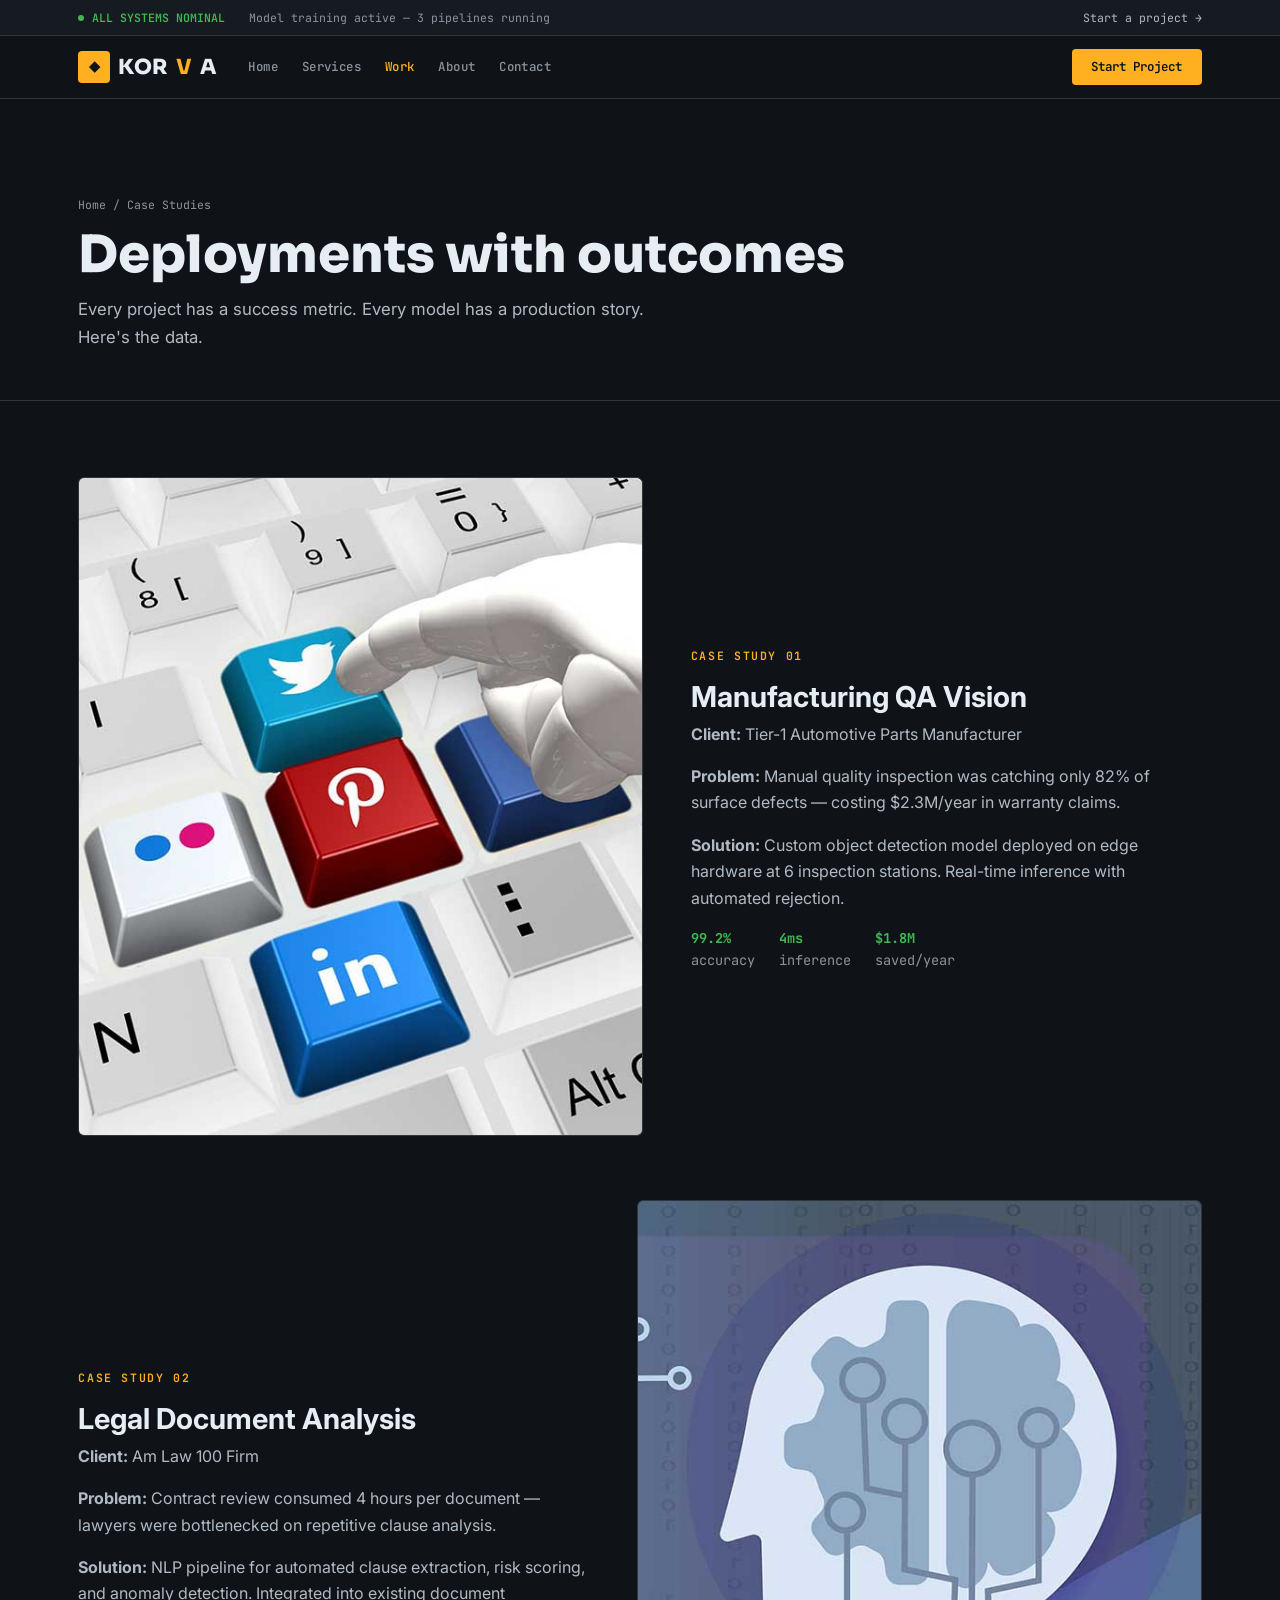
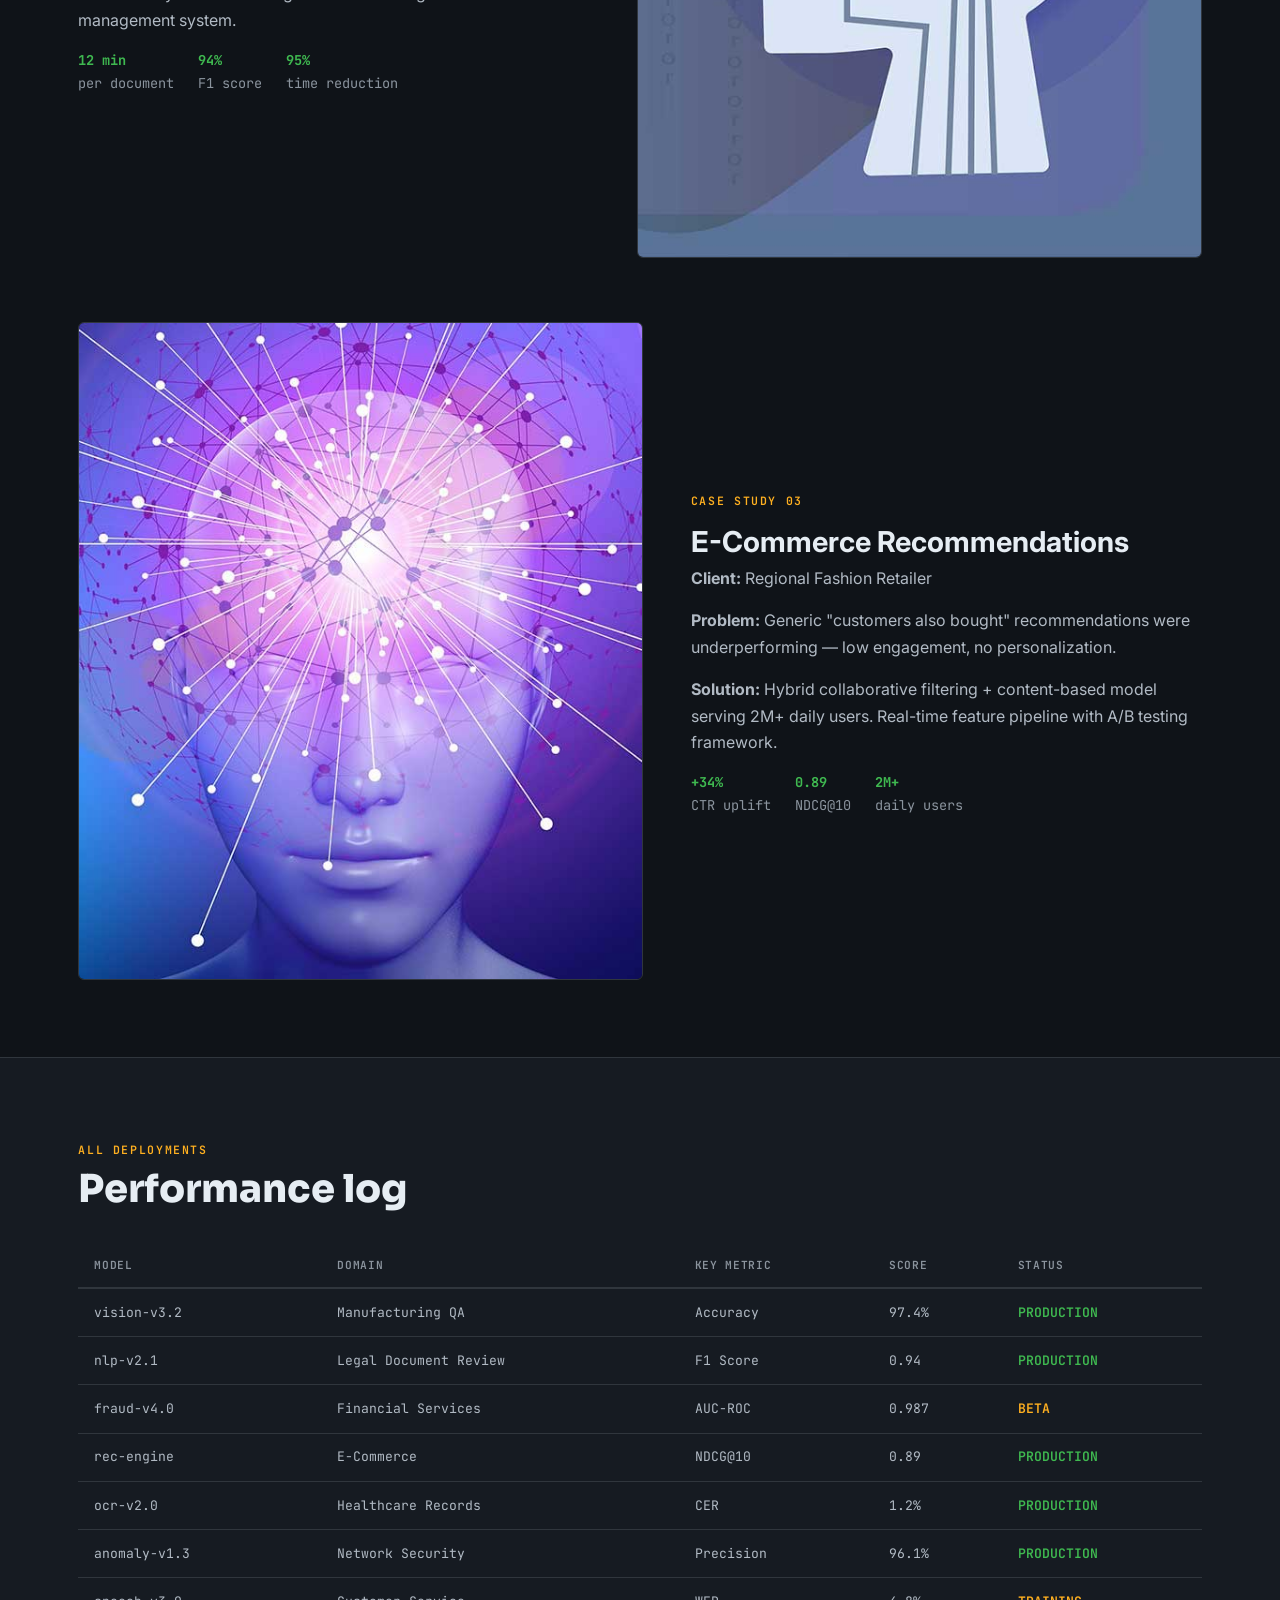
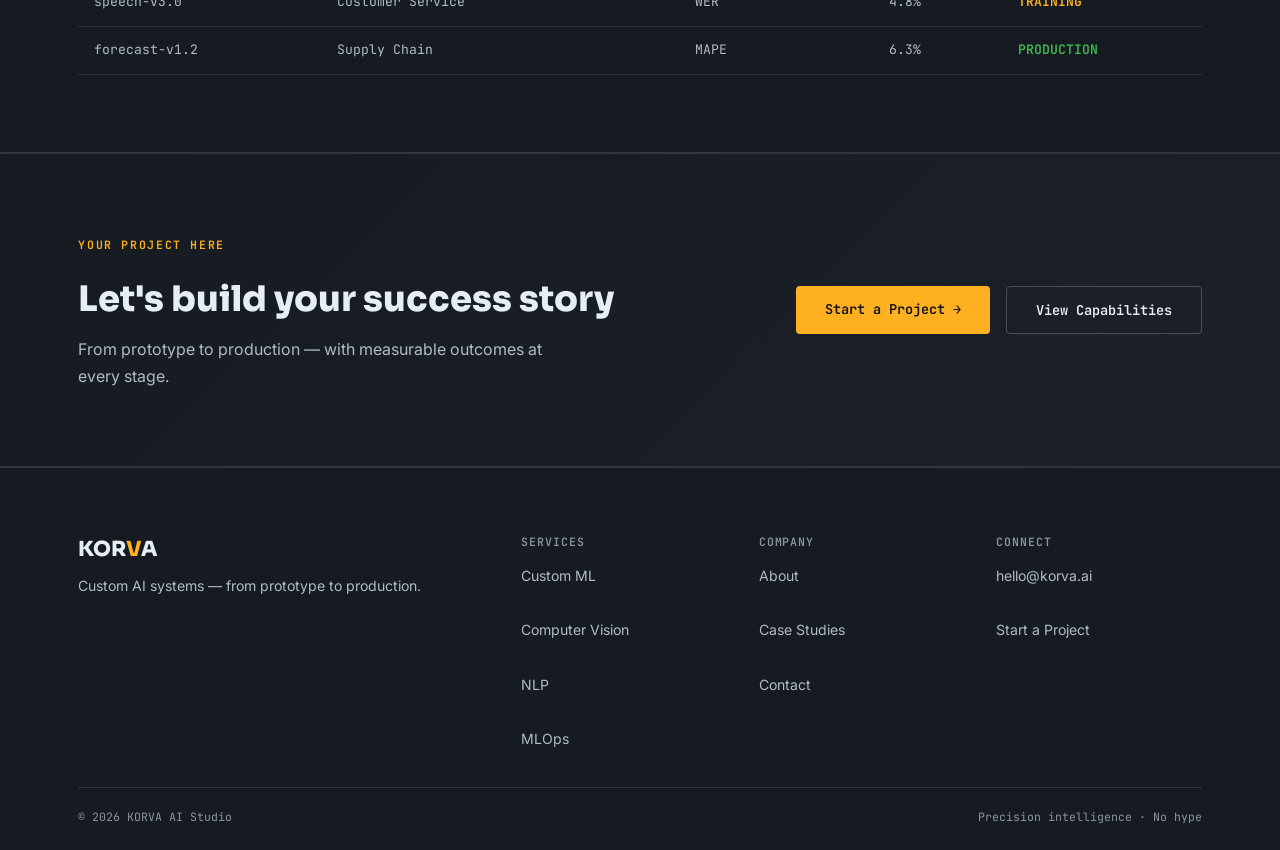
<file: project.html>
<!DOCTYPE html>
<html lang="en">
<head>
  <meta charset="UTF-8" />
  <meta name="viewport" content="width=device-width, initial-scale=1.0" />
  <title>Case Studies — KORVA AI Studio</title>
  <meta name="description" content="Real AI deployments with measurable outcomes — manufacturing vision, legal NLP, recommendation engines, and more." />
  <link rel="preconnect" href="https://fonts.googleapis.com" />
  <link rel="preconnect" href="https://fonts.gstatic.com" crossorigin />
  <link href="https://fonts.googleapis.com/css2?family=Sora:wght@400;500;600;700;800&family=Inter:wght@400;500;600;700&family=JetBrains+Mono:wght@400;500;600;700&display=swap" rel="stylesheet" />
  <link rel="stylesheet" href="assets/css/base.css" />
</head>
<body>

  <div class="statusbar">
    <div class="container">
      <span class="live"><span class="dot"></span>ALL SYSTEMS NOMINAL</span>
      <span>Model training active — 3 pipelines running</span>
      <span class="spacer"></span>
      <a href="contact.html">Start a project →</a>
    </div>
  </div>

  <header class="sitehead">
    <div class="container">
      <a href="index.html" class="mark"><span class="glyph">◆</span>KOR<span>V</span>A</a>
      <nav id="mainnav">
        <a href="index.html">Home</a>
        <a href="service.html">Services</a>
        <a href="project.html" class="active">Work</a>
        <a href="about.html">About</a>
        <a href="contact.html">Contact</a>
      </nav>
      <a href="contact.html" class="cta">Start Project</a>
      <button class="burger" id="burger" aria-label="Menu">☰</button>
    </div>
  </header>

  <section class="page-head">
    <div class="container">
      <span class="crumb"><a href="index.html">Home</a> / Case Studies</span>
      <h1>Deployments with&nbsp;outcomes</h1>
      <p>Every project has a success metric. Every model has a production story. Here's the data.</p>
    </div>
  </section>

  <!-- CASE STUDIES -->
  <section class="section">
    <div class="container">
      <div class="feature" style="margin-bottom:4rem">
        <div class="frame reveal"><img src="assets/img/project-1.jpg" alt="Manufacturing QA vision system" /></div>
        <div>
          <span class="kicker">Case Study 01</span>
          <h3 style="font-size:1.8rem">Manufacturing QA Vision</h3>
          <p><strong>Client:</strong> Tier-1 Automotive Parts Manufacturer</p>
          <p><strong>Problem:</strong> Manual quality inspection was catching only 82% of surface defects — costing $2.3M/year in warranty claims.</p>
          <p><strong>Solution:</strong> Custom object detection model deployed on edge hardware at 6 inspection stations. Real-time inference with automated rejection.</p>
          <div style="display:flex;gap:1.5rem;margin-top:1rem;font-family:var(--font-mono);font-size:.85rem">
            <div><span style="color:var(--pass);font-weight:700">99.2%</span><br/><span style="color:var(--ink-3)">accuracy</span></div>
            <div><span style="color:var(--pass);font-weight:700">4ms</span><br/><span style="color:var(--ink-3)">inference</span></div>
            <div><span style="color:var(--pass);font-weight:700">$1.8M</span><br/><span style="color:var(--ink-3)">saved/year</span></div>
          </div>
        </div>
      </div>

      <div class="feature" style="margin-bottom:4rem;grid-template-columns:.95fr 1.05fr">
        <div>
          <span class="kicker">Case Study 02</span>
          <h3 style="font-size:1.8rem">Legal Document Analysis</h3>
          <p><strong>Client:</strong> Am Law 100 Firm</p>
          <p><strong>Problem:</strong> Contract review consumed 4 hours per document — lawyers were bottlenecked on repetitive clause analysis.</p>
          <p><strong>Solution:</strong> NLP pipeline for automated clause extraction, risk scoring, and anomaly detection. Integrated into existing document management system.</p>
          <div style="display:flex;gap:1.5rem;margin-top:1rem;font-family:var(--font-mono);font-size:.85rem">
            <div><span style="color:var(--pass);font-weight:700">12 min</span><br/><span style="color:var(--ink-3)">per document</span></div>
            <div><span style="color:var(--pass);font-weight:700">94%</span><br/><span style="color:var(--ink-3)">F1 score</span></div>
            <div><span style="color:var(--pass);font-weight:700">95%</span><br/><span style="color:var(--ink-3)">time reduction</span></div>
          </div>
        </div>
        <div class="frame reveal"><img src="assets/img/project-2.jpg" alt="Legal NLP system" /></div>
      </div>

      <div class="feature">
        <div class="frame reveal"><img src="assets/img/project-3.jpg" alt="E-commerce recommendation engine" /></div>
        <div>
          <span class="kicker">Case Study 03</span>
          <h3 style="font-size:1.8rem">E-Commerce Recommendations</h3>
          <p><strong>Client:</strong> Regional Fashion Retailer</p>
          <p><strong>Problem:</strong> Generic "customers also bought" recommendations were underperforming — low engagement, no personalization.</p>
          <p><strong>Solution:</strong> Hybrid collaborative filtering + content-based model serving 2M+ daily users. Real-time feature pipeline with A/B testing framework.</p>
          <div style="display:flex;gap:1.5rem;margin-top:1rem;font-family:var(--font-mono);font-size:.85rem">
            <div><span style="color:var(--pass);font-weight:700">+34%</span><br/><span style="color:var(--ink-3)">CTR uplift</span></div>
            <div><span style="color:var(--pass);font-weight:700">0.89</span><br/><span style="color:var(--ink-3)">NDCG@10</span></div>
            <div><span style="color:var(--pass);font-weight:700">2M+</span><br/><span style="color:var(--ink-3)">daily users</span></div>
          </div>
        </div>
      </div>
    </div>
  </section>

  <!-- BENCHMARKS -->
  <section class="section section--surface">
    <div class="container">
      <span class="kicker">All Deployments</span>
      <h2>Performance&nbsp;log</h2>
      <div style="overflow-x:auto">
        <table class="bench-table reveal">
          <thead>
            <tr><th>Model</th><th>Domain</th><th>Key Metric</th><th>Score</th><th>Status</th></tr>
          </thead>
          <tbody>
            <tr><td>vision-v3.2</td><td>Manufacturing QA</td><td>Accuracy</td><td>97.4%</td><td class="pass">PRODUCTION</td></tr>
            <tr><td>nlp-v2.1</td><td>Legal Document Review</td><td>F1 Score</td><td>0.94</td><td class="pass">PRODUCTION</td></tr>
            <tr><td>fraud-v4.0</td><td>Financial Services</td><td>AUC-ROC</td><td>0.987</td><td class="amber">BETA</td></tr>
            <tr><td>rec-engine</td><td>E-Commerce</td><td>NDCG@10</td><td>0.89</td><td class="pass">PRODUCTION</td></tr>
            <tr><td>ocr-v2.0</td><td>Healthcare Records</td><td>CER</td><td>1.2%</td><td class="pass">PRODUCTION</td></tr>
            <tr><td>anomaly-v1.3</td><td>Network Security</td><td>Precision</td><td>96.1%</td><td class="pass">PRODUCTION</td></tr>
            <tr><td>speech-v3.0</td><td>Customer Service</td><td>WER</td><td>4.8%</td><td class="amber">TRAINING</td></tr>
            <tr><td>forecast-v1.2</td><td>Supply Chain</td><td>MAPE</td><td>6.3%</td><td class="pass">PRODUCTION</td></tr>
          </tbody>
        </table>
      </div>
    </div>
  </section>

  <section class="cta-band">
    <div class="container">
      <div>
        <span class="kicker">Your Project Here</span>
        <h2>Let's build your success&nbsp;story</h2>
        <p>From prototype to production — with measurable outcomes at every stage.</p>
      </div>
      <div class="actions">
        <a href="contact.html" class="btn-primary">Start a Project →</a>
        <a href="service.html" class="btn-ghost">View Capabilities</a>
      </div>
    </div>
  </section>

  <footer class="footer">
    <div class="container">
      <div class="footer-grid">
        <div><div class="brand">KOR<span>V</span>A</div><p>Custom AI systems — from prototype to production.</p></div>
        <div><h4>Services</h4><a href="service.html">Custom ML</a><br /><a href="service.html">Computer Vision</a><br /><a href="service.html">NLP</a><br /><a href="service.html">MLOps</a></div>
        <div><h4>Company</h4><a href="about.html">About</a><br /><a href="project.html">Case Studies</a><br /><a href="contact.html">Contact</a></div>
        <div><h4>Connect</h4><a href="mailto:hello@korva.ai">hello@korva.ai</a><br /><a href="contact.html">Start a Project</a></div>
      </div>
      <div class="base">
        <span>© <span data-year></span> KORVA AI Studio</span>
        <span>Precision intelligence · No hype</span>
      </div>
    </div>
  </footer>
  <script src="assets/js/main.js"></script>
</body>
</html>
</file>
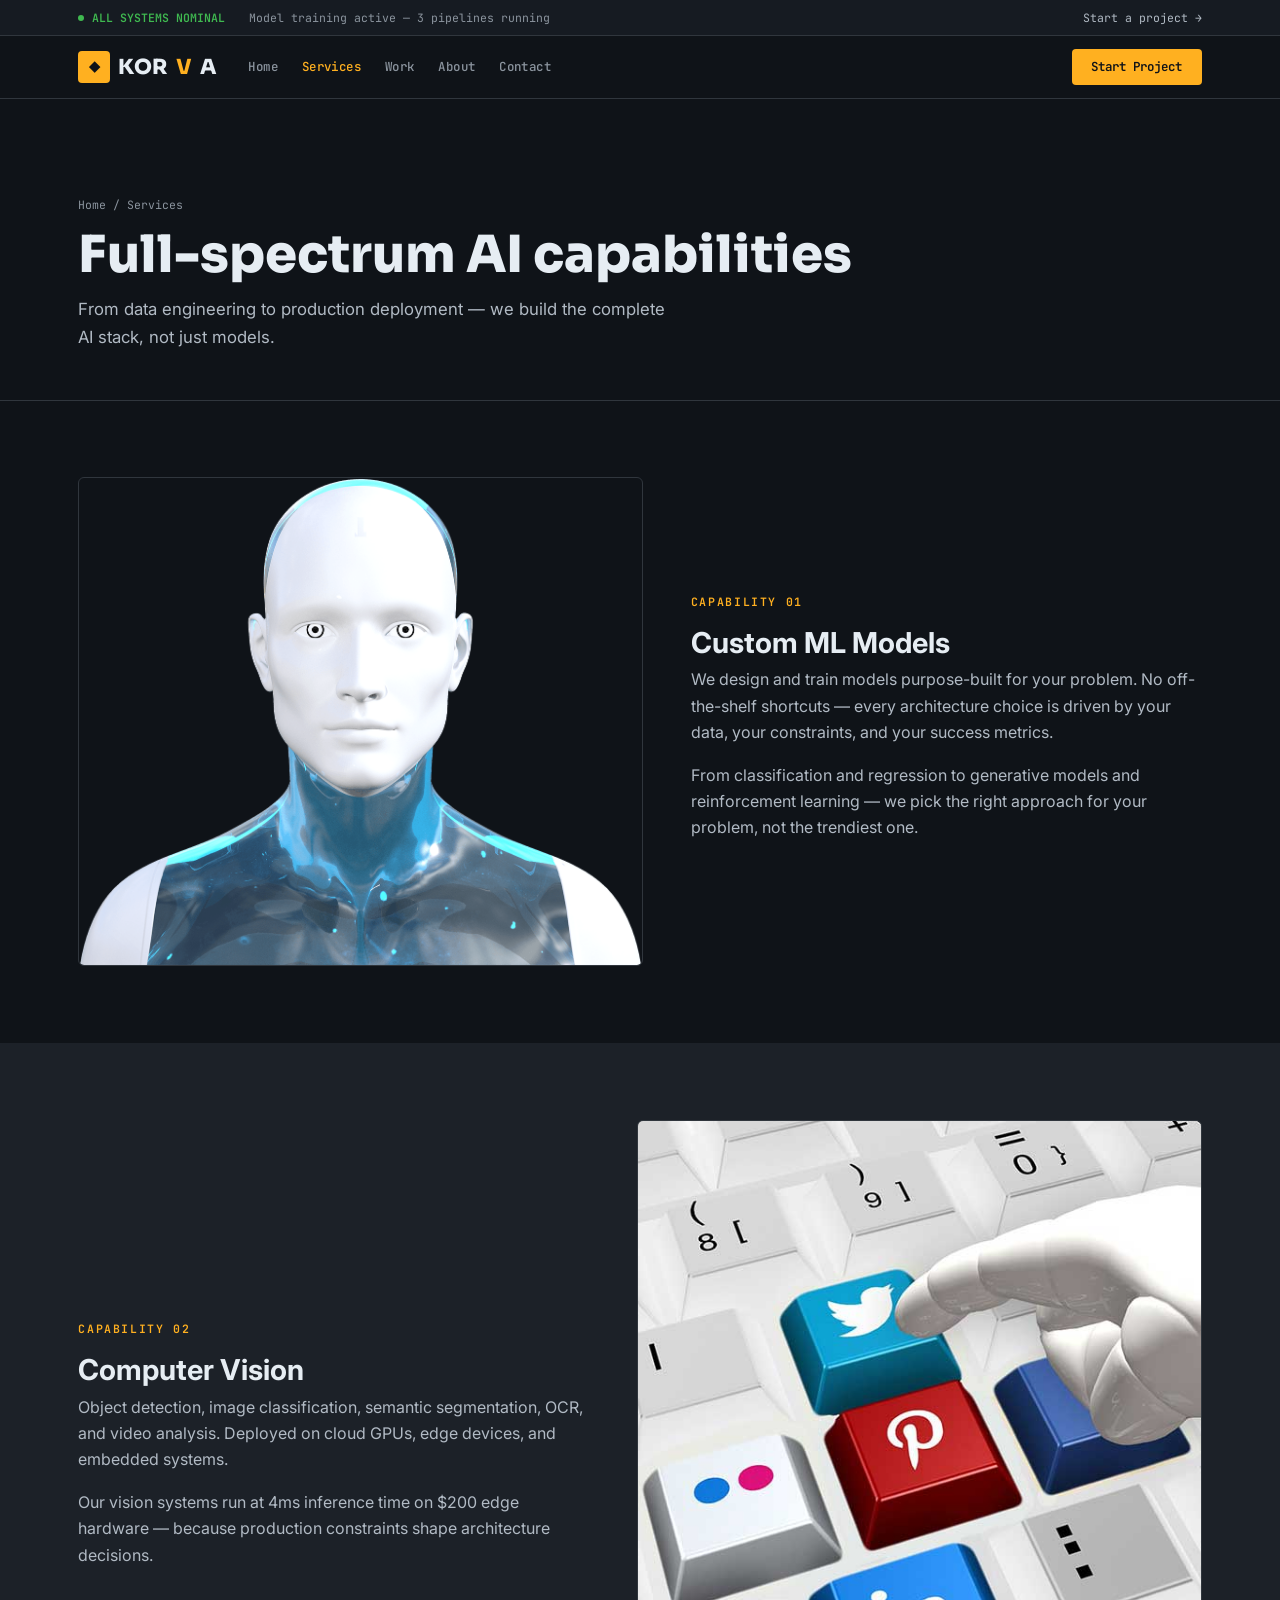
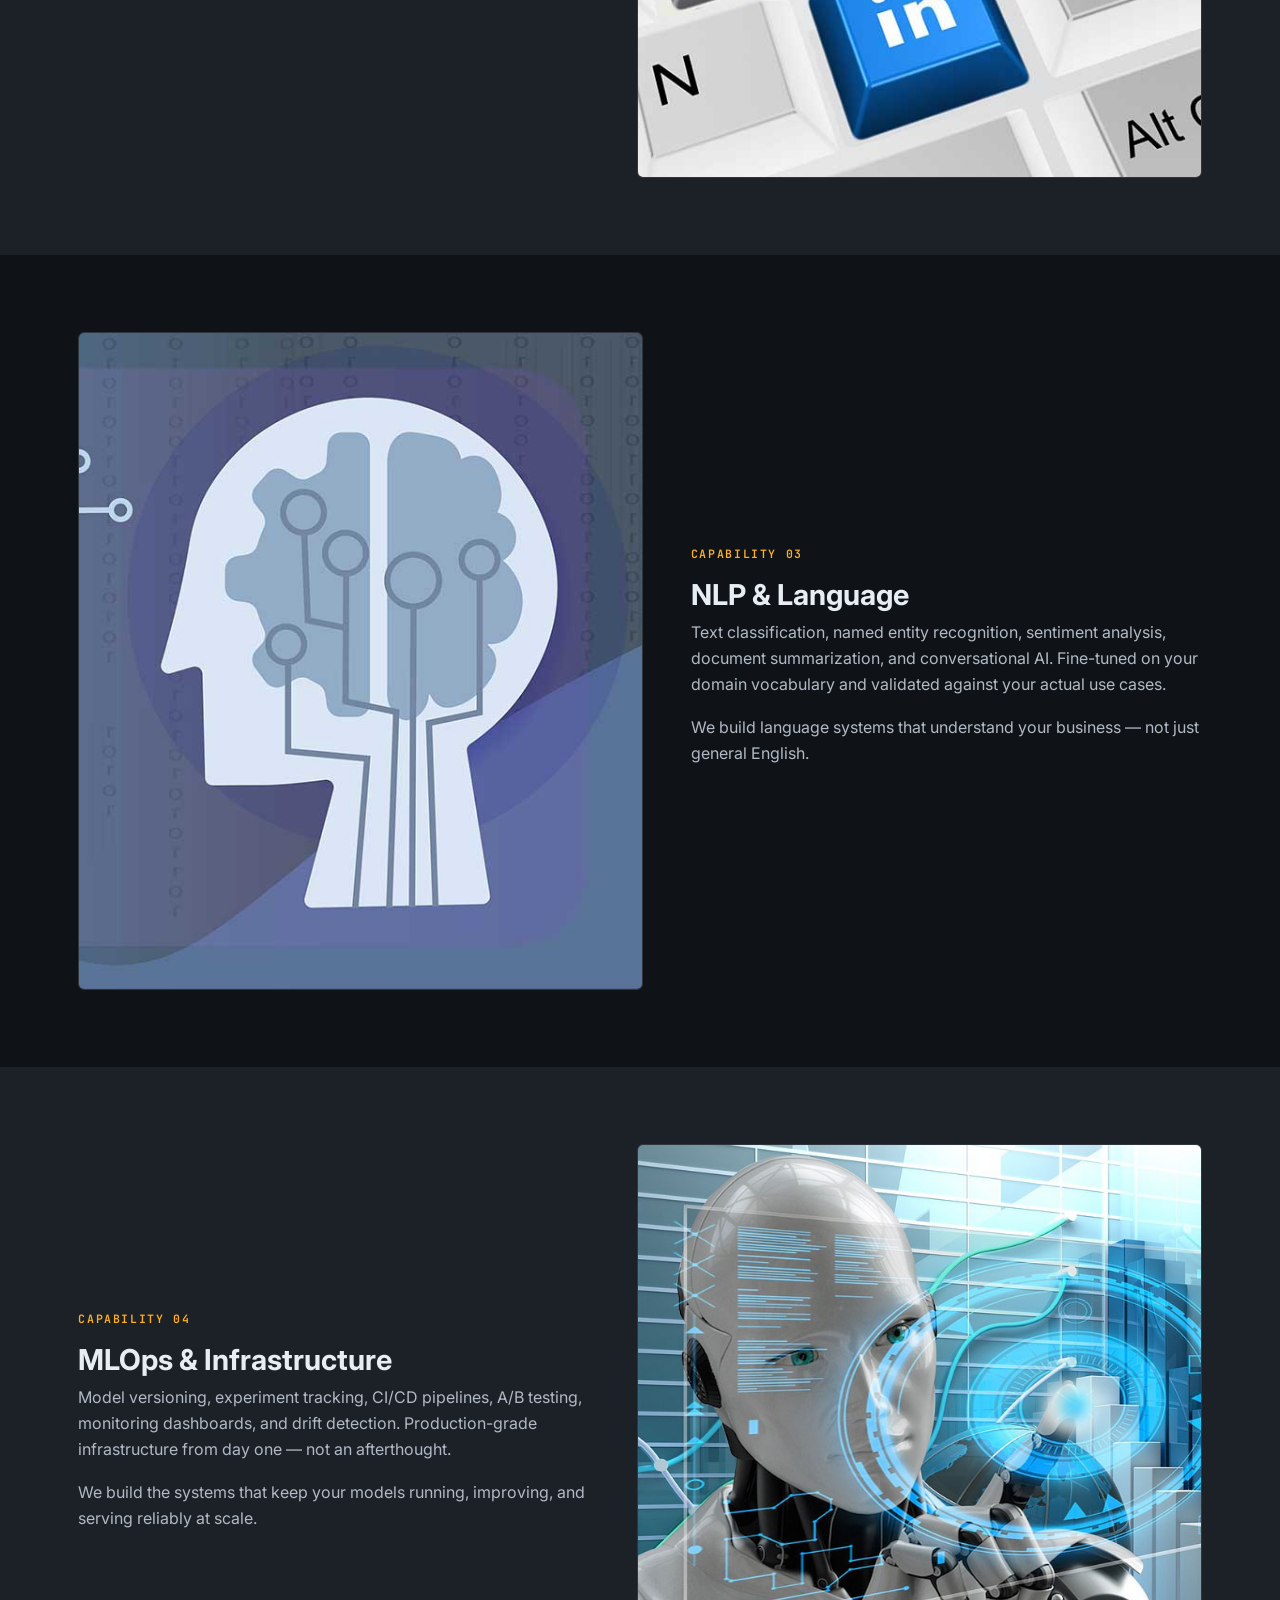
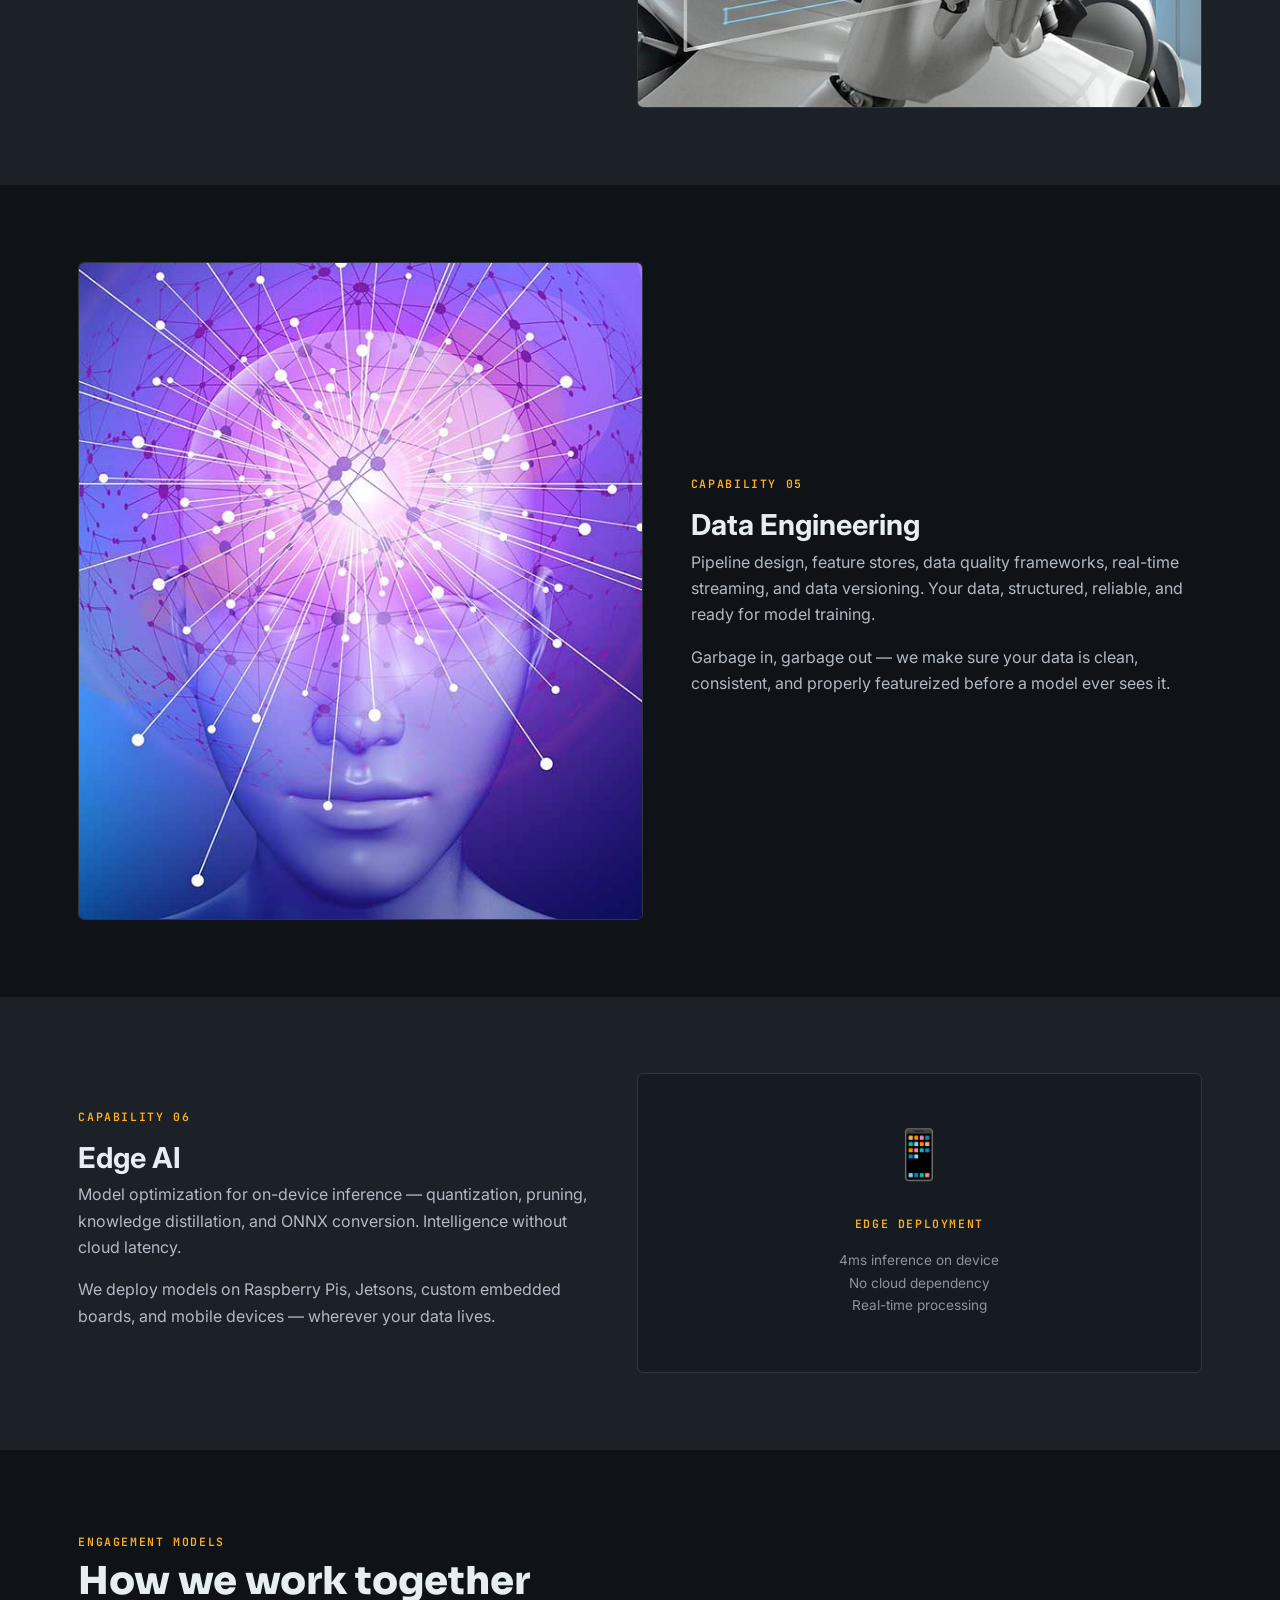
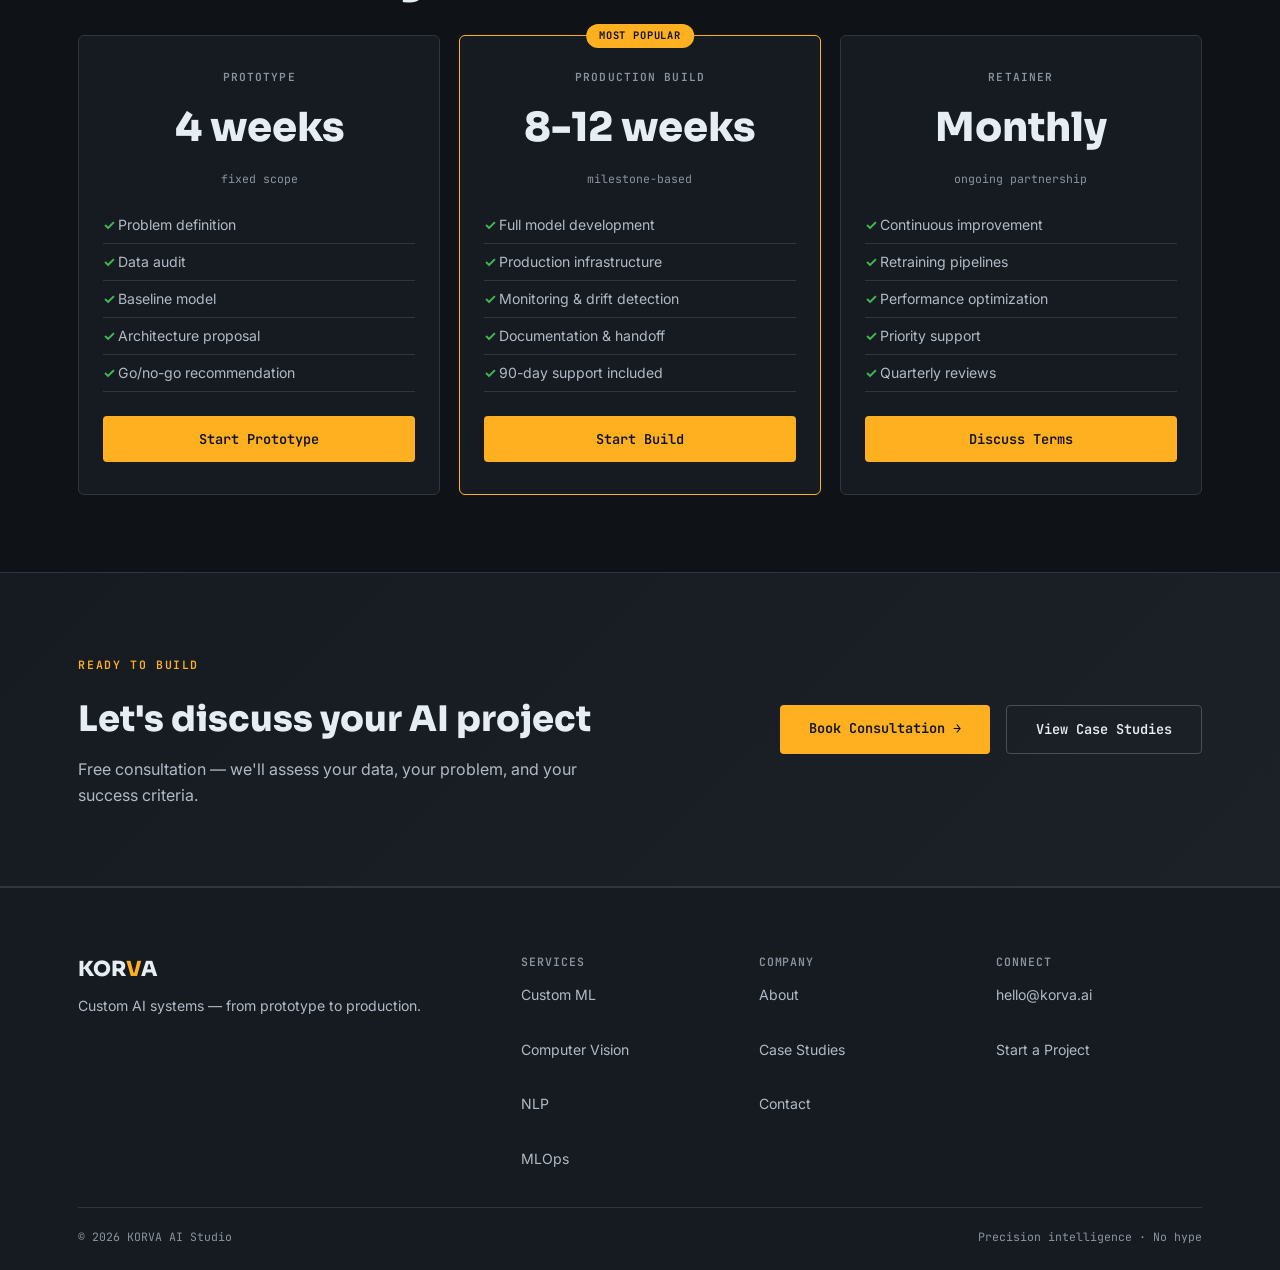
<file: service.html>
<!DOCTYPE html>
<html lang="en">
<head>
  <meta charset="UTF-8" />
  <meta name="viewport" content="width=device-width, initial-scale=1.0" />
  <title>Services — KORVA AI Studio</title>
  <meta name="description" content="KORVA's AI capabilities: custom ML models, computer vision, NLP, MLOps, data engineering, and edge AI — from prototype to production." />
  <link rel="preconnect" href="https://fonts.googleapis.com" />
  <link rel="preconnect" href="https://fonts.gstatic.com" crossorigin />
  <link href="https://fonts.googleapis.com/css2?family=Sora:wght@400;500;600;700;800&family=Inter:wght@400;500;600;700&family=JetBrains+Mono:wght@400;500;600;700&display=swap" rel="stylesheet" />
  <link rel="stylesheet" href="assets/css/base.css" />
</head>
<body>

  <div class="statusbar">
    <div class="container">
      <span class="live"><span class="dot"></span>ALL SYSTEMS NOMINAL</span>
      <span>Model training active — 3 pipelines running</span>
      <span class="spacer"></span>
      <a href="contact.html">Start a project →</a>
    </div>
  </div>

  <header class="sitehead">
    <div class="container">
      <a href="index.html" class="mark"><span class="glyph">◆</span>KOR<span>V</span>A</a>
      <nav id="mainnav">
        <a href="index.html">Home</a>
        <a href="service.html" class="active">Services</a>
        <a href="project.html">Work</a>
        <a href="about.html">About</a>
        <a href="contact.html">Contact</a>
      </nav>
      <a href="contact.html" class="cta">Start Project</a>
      <button class="burger" id="burger" aria-label="Menu">☰</button>
    </div>
  </header>

  <section class="page-head">
    <div class="container">
      <span class="crumb"><a href="index.html">Home</a> / Services</span>
      <h1>Full-spectrum&nbsp;AI capabilities</h1>
      <p>From data engineering to production deployment — we build the complete AI stack, not just models.</p>
    </div>
  </section>

  <!-- SERVICE DETAILS -->
  <section class="section">
    <div class="container">
      <div class="feature">
        <div class="frame reveal"><img src="assets/img/hero-img.png" alt="Custom ML model architecture" /></div>
        <div>
          <span class="kicker">Capability 01</span>
          <h3 style="font-size:1.8rem">Custom ML Models</h3>
          <p>We design and train models purpose-built for your problem. No off-the-shelf shortcuts — every architecture choice is driven by your data, your constraints, and your success metrics.</p>
          <p>From classification and regression to generative models and reinforcement learning — we pick the right approach for your problem, not the trendiest one.</p>
        </div>
      </div>
    </div>
  </section>

  <section class="section section--wash">
    <div class="container">
      <div class="feature" style="grid-template-columns:.95fr 1.05fr">
        <div>
          <span class="kicker">Capability 02</span>
          <h3 style="font-size:1.8rem">Computer Vision</h3>
          <p>Object detection, image classification, semantic segmentation, OCR, and video analysis. Deployed on cloud GPUs, edge devices, and embedded systems.</p>
          <p>Our vision systems run at 4ms inference time on $200 edge hardware — because production constraints shape architecture decisions.</p>
        </div>
        <div class="frame reveal"><img src="assets/img/project-1.jpg" alt="Computer vision system" /></div>
      </div>
    </div>
  </section>

  <section class="section">
    <div class="container">
      <div class="feature">
        <div class="frame reveal"><img src="assets/img/project-2.jpg" alt="NLP system" /></div>
        <div>
          <span class="kicker">Capability 03</span>
          <h3 style="font-size:1.8rem">NLP &amp; Language</h3>
          <p>Text classification, named entity recognition, sentiment analysis, document summarization, and conversational AI. Fine-tuned on your domain vocabulary and validated against your actual use cases.</p>
          <p>We build language systems that understand your business — not just general English.</p>
        </div>
      </div>
    </div>
  </section>

  <section class="section section--wash">
    <div class="container">
      <div class="feature" style="grid-template-columns:.95fr 1.05fr">
        <div>
          <span class="kicker">Capability 04</span>
          <h3 style="font-size:1.8rem">MLOps &amp; Infrastructure</h3>
          <p>Model versioning, experiment tracking, CI/CD pipelines, A/B testing, monitoring dashboards, and drift detection. Production-grade infrastructure from day one — not an afterthought.</p>
          <p>We build the systems that keep your models running, improving, and serving reliably at scale.</p>
        </div>
        <div class="frame reveal"><img src="assets/img/about-img.jpg" alt="MLOps infrastructure" /></div>
      </div>
    </div>
  </section>

  <section class="section">
    <div class="container">
      <div class="feature">
        <div class="frame reveal"><img src="assets/img/project-3.jpg" alt="Data engineering pipeline" /></div>
        <div>
          <span class="kicker">Capability 05</span>
          <h3 style="font-size:1.8rem">Data Engineering</h3>
          <p>Pipeline design, feature stores, data quality frameworks, real-time streaming, and data versioning. Your data, structured, reliable, and ready for model training.</p>
          <p>Garbage in, garbage out — we make sure your data is clean, consistent, and properly featureized before a model ever sees it.</p>
        </div>
      </div>
    </div>
  </section>

  <section class="section section--wash">
    <div class="container">
      <div class="feature" style="grid-template-columns:.95fr 1.05fr">
        <div>
          <span class="kicker">Capability 06</span>
          <h3 style="font-size:1.8rem">Edge AI</h3>
          <p>Model optimization for on-device inference — quantization, pruning, knowledge distillation, and ONNX conversion. Intelligence without cloud latency.</p>
          <p>We deploy models on Raspberry Pis, Jetsons, custom embedded boards, and mobile devices — wherever your data lives.</p>
        </div>
        <div class="frame" style="background:var(--bg-2);display:flex;align-items:center;justify-content:center;border:1px solid var(--border);border-radius:6px;min-height:300px">
          <div style="text-align:center;padding:2rem">
            <div style="font-size:3rem;margin-bottom:1rem">📱</div>
            <span class="kicker">Edge Deployment</span>
            <p style="color:var(--ink-3);font-size:.85rem;margin-top:.5rem">4ms inference on device<br />No cloud dependency<br />Real-time processing</p>
          </div>
        </div>
      </div>
    </div>
  </section>

  <!-- PRICING -->
  <section class="section">
    <div class="container">
      <span class="kicker">Engagement Models</span>
      <h2>How we&nbsp;work&nbsp;together</h2>
      <div class="pricing-grid">
        <div class="plan reveal">
          <span class="eyebrow">Prototype</span>
          <div class="price">4 weeks</div>
          <span class="per">fixed scope</span>
          <ul>
            <li>Problem definition</li>
            <li>Data audit</li>
            <li>Baseline model</li>
            <li>Architecture proposal</li>
            <li>Go/no-go recommendation</li>
          </ul>
          <a href="contact.html" class="btn-primary btn-wide">Start Prototype</a>
        </div>
        <div class="plan plan--featured reveal d1">
          <span class="eyebrow">Production Build</span>
          <div class="price">8-12 weeks</div>
          <span class="per">milestone-based</span>
          <ul>
            <li>Full model development</li>
            <li>Production infrastructure</li>
            <li>Monitoring &amp; drift detection</li>
            <li>Documentation &amp; handoff</li>
            <li>90-day support included</li>
          </ul>
          <a href="contact.html" class="btn-primary btn-wide">Start Build</a>
        </div>
        <div class="plan reveal d2">
          <span class="eyebrow">Retainer</span>
          <div class="price">Monthly</div>
          <span class="per">ongoing partnership</span>
          <ul>
            <li>Continuous improvement</li>
            <li>Retraining pipelines</li>
            <li>Performance optimization</li>
            <li>Priority support</li>
            <li>Quarterly reviews</li>
          </ul>
          <a href="contact.html" class="btn-primary btn-wide">Discuss Terms</a>
        </div>
      </div>
    </div>
  </section>

  <section class="cta-band">
    <div class="container">
      <div>
        <span class="kicker">Ready to Build</span>
        <h2>Let's discuss your AI&nbsp;project</h2>
        <p>Free consultation — we'll assess your data, your problem, and your success criteria.</p>
      </div>
      <div class="actions">
        <a href="contact.html" class="btn-primary">Book Consultation →</a>
        <a href="project.html" class="btn-ghost">View Case Studies</a>
      </div>
    </div>
  </section>

  <footer class="footer">
    <div class="container">
      <div class="footer-grid">
        <div><div class="brand">KOR<span>V</span>A</div><p>Custom AI systems — from prototype to production.</p></div>
        <div><h4>Services</h4><a href="service.html">Custom ML</a><br /><a href="service.html">Computer Vision</a><br /><a href="service.html">NLP</a><br /><a href="service.html">MLOps</a></div>
        <div><h4>Company</h4><a href="about.html">About</a><br /><a href="project.html">Case Studies</a><br /><a href="contact.html">Contact</a></div>
        <div><h4>Connect</h4><a href="mailto:hello@korva.ai">hello@korva.ai</a><br /><a href="contact.html">Start a Project</a></div>
      </div>
      <div class="base">
        <span>© <span data-year></span> KORVA AI Studio</span>
        <span>Precision intelligence · No hype</span>
      </div>
    </div>
  </footer>
  <script src="assets/js/main.js"></script>
</body>
</html>
</file>
<file: assets/css/base.css>
/* =============================================================
   KORVA — AI Laboratory Instrument Console
   Design system for an AI studio / machine learning consultancy.

   Thesis: "A laboratory instrument console — precision-measured
   intelligence. Every section reads like a readout panel,
   the hero is a terminal prompt, and the projects are
   benchmark result cards."

   Materials: dark graphite, phosphor amber, glass panel, scan-line
   Motion:    scan-line wipe / prompt-blink / data-stream
   Grammar:   instrument console — readout panels, benchmark grids
   ============================================================= */

:root{
  /* AI lab palette — graphite + amber signal + pass/fail */
  --bg:          #0F1318;
  --bg-2:        #161B22;
  --bg-3:        #1C2128;
  --surface:     #21262D;
  --surface-2:   #282E36;
  --border:      #30363D;
  --border-2:    #484F58;
  --ink:         #E6EDF3;
  --ink-2:       #B1BAC4;
  --ink-3:       #8B949E;
  --amber:       #FFB020;
  --amber-2:     #FFC44D;
  --amber-dim:   #FFB02033;
  --pass:        #3FB950;
  --fail:        #F85149;
  --cyan:        #58A6FF;
  --violet:      #BC8CFF;
  --font-display:'Sora', sans-serif;
  --font-body:   'Inter', sans-serif;
  --font-mono:   'JetBrains Mono', monospace;
  --ease:        cubic-bezier(.4,0,.2,1);
}

*,*::before,*::after{box-sizing:border-box;margin:0;padding:0}

html{scroll-behavior:smooth;font-size:16px}
body{
  font-family:var(--font-body);
  background:var(--bg);
  color:var(--ink);
  line-height:1.65;
  -webkit-font-smoothing:antialiased;
}
img{max-width:100%;display:block}
a{color:var(--amber);text-decoration:none}
a:hover{text-decoration:underline}

/* --- UTILITIES --- */
.container{max-width:1200px;margin:0 auto;padding:0 clamp(1rem,3vw,2.5rem)}
.kicker{
  display:inline-block;
  font-family:var(--font-mono);font-size:.72rem;font-weight:600;
  letter-spacing:.14em;text-transform:uppercase;
  color:var(--amber);
  margin-bottom:.5rem;
}
.eyebrow{
  font-family:var(--font-mono);font-size:.7rem;font-weight:600;
  letter-spacing:.1em;text-transform:uppercase;color:var(--ink-3);
}
.link{
  font-family:var(--font-mono);font-size:.85rem;font-weight:600;
  color:var(--amber);
}
.link:hover{text-decoration:underline}
.spacer{flex:1}
.d1{transition-delay:.1s}.d2{transition-delay:.2s}.d3{transition-delay:.3s}.d4{transition-delay:.4s}

/* --- STATUS BAR --- */
.statusbar{
  background:var(--bg-2);
  border-bottom:1px solid var(--border);
  padding:.5rem 0;
  font-family:var(--font-mono);font-size:.72rem;color:var(--ink-3);
  position:sticky;top:0;z-index:100;
}
.statusbar .container{display:flex;align-items:center;gap:1.5rem;flex-wrap:wrap}
.statusbar .live{
  display:flex;align-items:center;gap:.5rem;
  color:var(--pass);font-weight:600;
}
.statusbar .live .dot{
  width:6px;height:6px;border-radius:50%;background:var(--pass);
  animation:pulse-live 2s ease infinite;
}
@keyframes pulse-live{
  0%,100%{opacity:1;box-shadow:0 0 0 0 rgba(63,185,80,.4)}
  50%{opacity:.7;box-shadow:0 0 0 6px rgba(63,185,80,0)}
}
.statusbar a{color:var(--ink-2)}

/* --- SITEHEAD --- */
.sitehead{
  background:var(--bg);
  border-bottom:1px solid var(--border);
  padding:.8rem 0;
  position:sticky;top:33px;z-index:99;
}
.sitehead .container{display:flex;align-items:center;gap:2rem}
.mark{
  font-family:var(--font-display);font-size:1.3rem;font-weight:800;
  color:var(--ink);letter-spacing:.02em;
  display:flex;align-items:center;gap:.5rem;
}
.mark span{color:var(--amber)}
.mark .glyph{
  display:inline-flex;align-items:center;justify-content:center;
  width:32px;height:32px;
  background:var(--amber);color:var(--bg);
  font-size:.9rem;border-radius:4px;
}
#mainnav{display:flex;gap:1.5rem;flex:1}
#mainnav a{
  font-family:var(--font-mono);font-size:.78rem;font-weight:500;
  color:var(--ink-3);letter-spacing:.03em;
  transition:color .2s var(--ease);
}
#mainnav a:hover,#mainnav a.active{color:var(--amber);text-decoration:none}
.cta{
  font-family:var(--font-mono);font-size:.78rem;font-weight:600;
  padding:.5rem 1.2rem;
  background:var(--amber);color:var(--bg);
  border-radius:4px;transition:all .2s var(--ease);
}
.cta:hover{background:var(--amber-2);text-decoration:none}
.burger{display:none;background:none;border:none;color:var(--ink);font-size:1.5rem;cursor:pointer}

/* --- BUTTONS --- */
.btn-primary{
  display:inline-block;
  font-family:var(--font-mono);font-size:.85rem;font-weight:600;
  padding:.75rem 1.8rem;
  background:var(--amber);color:var(--bg);
  border-radius:4px;border:none;cursor:pointer;
  transition:all .2s var(--ease);text-decoration:none;
}
.btn-primary:hover{background:var(--amber-2);text-decoration:none}
.btn-ghost{
  display:inline-block;
  font-family:var(--font-mono);font-size:.85rem;font-weight:600;
  padding:.75rem 1.8rem;
  background:transparent;color:var(--ink);
  border:1px solid var(--border-2);border-radius:4px;
  transition:all .2s var(--ease);text-decoration:none;
}
.btn-ghost:hover{border-color:var(--amber);color:var(--amber);text-decoration:none}
.btn-wide{width:100%;text-align:center}

/* --- HERO TERMINAL --- */
.hero-terminal{
  padding:clamp(3rem,8vw,6rem) 0;
  background:
    repeating-linear-gradient(0deg,transparent,transparent 2px,rgba(255,176,32,.02) 2px,rgba(255,176,32,.02) 4px),
    linear-gradient(180deg,var(--bg) 0%,var(--bg-2) 100%);
  position:relative;overflow:hidden;
}
.hero-terminal::before{
  content:'';position:absolute;top:0;left:0;right:0;bottom:0;
  background:repeating-linear-gradient(0deg,transparent,transparent 1px,rgba(255,176,32,.03) 1px,rgba(255,176,32,.03) 2px);
  pointer-events:none;
}
.hero-terminal .container{display:grid;grid-template-columns:1fr 1fr;gap:3rem;align-items:center;position:relative;z-index:1}
.hero-terminal h1{
  font-family:var(--font-display);font-size:clamp(2rem,4.5vw,3.2rem);
  font-weight:800;line-height:1.1;margin:1rem 0;
}
.hero-terminal h1 span{color:var(--amber)}
.hero-terminal .lead{font-size:1.05rem;color:var(--ink-2);margin-bottom:1.5rem}
.hero-terminal .prompt-box{
  background:var(--bg-2);border:1px solid var(--border);
  border-radius:8px;padding:1.5rem;font-family:var(--font-mono);
  font-size:.82rem;line-height:1.8;
}
.hero-terminal .prompt-box .line{color:var(--ink-3)}
.hero-terminal .prompt-box .cursor{
  display:inline-block;width:8px;height:1.1em;
  background:var(--amber);vertical-align:text-bottom;
  animation:blink 1.2s step-end infinite;
}
@keyframes blink{0%,100%{opacity:1}50%{opacity:0}}
.hero-actions{display:flex;gap:1rem;flex-wrap:wrap;margin-bottom:1.5rem}
.hero-tags{display:flex;gap:.5rem;flex-wrap:wrap}
.hero-tags .tag{
  font-family:var(--font-mono);font-size:.7rem;font-weight:600;
  padding:.3rem .7rem;
  border:1px solid var(--border);border-radius:100px;
  color:var(--ink-3);
}
.hero-tags .tag--amber{border-color:var(--amber-dim);color:var(--amber)}
.hero-img{
  border:1px solid var(--border);border-radius:8px;
  overflow:hidden;aspect-ratio:4/3;
}
.hero-img img{width:100%;height:100%;object-fit:cover}

/* --- EVAL TICKER --- */
.eval-ticker{
  background:var(--bg-2);border-top:1px solid var(--border);border-bottom:1px solid var(--border);
  padding:.8rem 0;overflow:hidden;
}
.ticker-track{
  display:flex;gap:3rem;
  font-family:var(--font-mono);font-size:.75rem;
  color:var(--ink-3);white-space:nowrap;
  animation:ticker 30s linear infinite;
}
.ticker-track .pass{color:var(--pass)}
.ticker-track .fail{color:var(--fail)}
.ticker-track .amber{color:var(--amber)}
@keyframes ticker{0%{transform:translateX(0)}100%{transform:translateX(-50%)}}

/* --- READOUTS --- */
.readouts{
  background:var(--bg-2);border-bottom:1px solid var(--border);
  padding:2rem 0;
}
.readouts .container{display:grid;grid-template-columns:repeat(4,1fr);gap:1rem}
.readouts .cell{
  text-align:center;padding:1.2rem;
  background:var(--bg-3);border:1px solid var(--border);border-radius:6px;
}
.readouts .per{
  display:block;
  font-family:var(--font-display);font-size:2.2rem;font-weight:800;
  color:var(--amber);
}
.readouts .label{
  display:block;font-family:var(--font-mono);font-size:.7rem;
  color:var(--ink-3);letter-spacing:.05em;margin-top:.3rem;
}

/* --- SECTION --- */
.section{padding:clamp(3rem,6vw,5rem) 0}
.section h2{
  font-family:var(--font-display);font-size:clamp(1.6rem,3.5vw,2.4rem);
  font-weight:800;line-height:1.15;margin-bottom:2rem;
}
.section--surface{background:var(--bg-2);border-top:1px solid var(--border);border-bottom:1px solid var(--border)}
.section--wash{background:var(--bg-3)}

/* --- ARCHITECTURE GRID --- */
.arch-grid{
  display:grid;grid-template-columns:repeat(12,1fr);gap:1rem;
}
.arch-grid .span-4{grid-column:span 4}
.arch-grid .span-6{grid-column:span 6}
.arch-grid .span-8{grid-column:span 8}
.arch-card{
  background:var(--bg-2);border:1px solid var(--border);border-radius:6px;
  padding:1.5rem;
}
.arch-card h3{
  font-family:var(--font-display);font-size:1.1rem;font-weight:700;
  margin-bottom:.5rem;
}
.arch-card p{color:var(--ink-2);font-size:.9rem}
.arch-card .tag{
  display:inline-block;font-family:var(--font-mono);font-size:.65rem;
  padding:.2rem .5rem;background:var(--amber-dim);color:var(--amber);
  border-radius:3px;margin-top:.5rem;
}

/* --- PROJECT CARDS --- */
.projects-grid{display:grid;grid-template-columns:repeat(3,1fr);gap:1.2rem}
.project-card{
  background:var(--bg-2);border:1px solid var(--border);border-radius:6px;
  overflow:hidden;transition:border-color .2s var(--ease);
}
.project-card:hover{border-color:var(--amber)}
.project-card .media{aspect-ratio:16/10;overflow:hidden}
.project-card .media img{width:100%;height:100%;object-fit:cover;transition:transform .4s var(--ease)}
.project-card:hover .media img{transform:scale(1.04)}
.project-card .body{padding:1.2rem}
.project-card .body h3{
  font-family:var(--font-display);font-size:1rem;font-weight:700;
  margin-bottom:.4rem;
}
.project-card .body p{font-size:.85rem;color:var(--ink-2);margin-bottom:.8rem}
.project-card .meta{
  display:flex;gap:.5rem;flex-wrap:wrap;
  font-family:var(--font-mono);font-size:.65rem;color:var(--ink-3);
}
.project-card .meta span{
  padding:.15rem .4rem;background:var(--surface);border-radius:3px;
}

/* --- BENCHMARK TABLE --- */
.bench-table{
  width:100%;border-collapse:collapse;
  font-family:var(--font-mono);font-size:.82rem;
}
.bench-table th{
  text-align:left;padding:.8rem 1rem;
  background:var(--bg-2);border-bottom:2px solid var(--border);
  color:var(--ink-3);font-weight:600;font-size:.7rem;
  letter-spacing:.06em;text-transform:uppercase;
}
.bench-table td{
  padding:.8rem 1rem;border-bottom:1px solid var(--border);
  color:var(--ink-2);
}
.bench-table tr:hover td{background:var(--bg-2)}
.bench-table .pass{color:var(--pass);font-weight:600}
.bench-table .amber{color:var(--amber);font-weight:600}
.bench-table .fail{color:var(--fail);font-weight:600}

/* --- SERVICES GRID --- */
.services-grid{display:grid;grid-template-columns:repeat(3,1fr);gap:1.2rem}
.service-card{
  background:var(--bg-2);border:1px solid var(--border);border-radius:6px;
  padding:1.5rem;position:relative;overflow:hidden;
}
.service-card::before{
  content:'';position:absolute;top:0;left:0;right:0;height:3px;
  background:var(--amber);
}
.service-card h3{
  font-family:var(--font-display);font-size:1.05rem;font-weight:700;
  margin:.5rem 0;
}
.service-card p{font-size:.88rem;color:var(--ink-2)}
.service-card .icon{
  width:40px;height:40px;
  background:var(--amber-dim);border-radius:6px;
  display:flex;align-items:center;justify-content:center;
  font-size:1.2rem;
}

/* --- FEATURE SPLIT --- */
.feature{
  display:grid;grid-template-columns:1.05fr .95fr;gap:3rem;align-items:center;
}
.feature .frame{
  border:1px solid var(--border);border-radius:6px;overflow:hidden;
}
.feature .frame img{width:100%;height:100%;object-fit:cover}
.feature h2{margin-bottom:1rem}
.feature p{color:var(--ink-2);margin-bottom:1rem}

/* --- TESTIMONIALS --- */
.testimonials-grid{display:grid;grid-template-columns:repeat(3,1fr);gap:1.2rem}
.testimonial{
  background:var(--bg-2);border:1px solid var(--border);border-radius:6px;
  padding:1.5rem;
}
.testimonial .stars{color:var(--amber);font-size:.9rem;margin-bottom:.5rem}
.testimonial p{font-size:.9rem;color:var(--ink-2);margin-bottom:.8rem;font-style:italic}
.testimonial .label{font-family:var(--font-mono);font-size:.72rem;color:var(--ink-3)}

/* --- PRICING --- */
.pricing-grid{display:grid;grid-template-columns:repeat(3,1fr);gap:1.2rem}
.plan{
  background:var(--bg-2);border:1px solid var(--border);border-radius:6px;
  padding:2rem 1.5rem;text-align:center;
}
.plan--featured{border-color:var(--amber);position:relative}
.plan--featured::before{
  content:'MOST POPULAR';position:absolute;top:-12px;left:50%;transform:translateX(-50%);
  font-family:var(--font-mono);font-size:.65rem;font-weight:700;
  padding:.2rem .8rem;background:var(--amber);color:var(--bg);
  border-radius:100px;letter-spacing:.08em;
}
.plan .eyebrow{display:block;margin-bottom:.5rem}
.plan .price{
  display:block;font-family:var(--font-display);font-size:2.5rem;font-weight:800;
  color:var(--ink);margin:.5rem 0;
}
.plan .per{display:block;font-family:var(--font-mono);font-size:.72rem;color:var(--ink-3);margin-bottom:1.2rem}
.plan ul{list-style:none;text-align:left;margin-bottom:1.5rem}
.plan li{
  padding:.4rem 0;font-size:.88rem;color:var(--ink-2);
  border-bottom:1px solid var(--border);
}
.plan li::before{content:'✓ ';color:var(--pass);font-weight:700}

/* --- FAQ --- */
.faq{max-width:800px;margin:0 auto}
.faq-item{border-bottom:1px solid var(--border)}
.faq-q{
  width:100%;background:none;border:none;
  padding:1.2rem 0;text-align:left;
  font-family:var(--font-display);font-size:1rem;font-weight:600;
  color:var(--ink);cursor:pointer;
  display:flex;justify-content:space-between;align-items:center;
}
.faq-q .icon{font-size:1.3rem;color:var(--amber);transition:transform .2s var(--ease)}
.faq-item.open .faq-q .icon{transform:rotate(45deg)}
.faq-a{
  max-height:0;overflow:hidden;
  transition:max-height .3s var(--ease);
  font-size:.9rem;color:var(--ink-2);line-height:1.7;
}
.faq-item.open .faq-a{max-height:300px}
.faq-a p{padding-bottom:1.2rem}

/* --- CTA BAND --- */
.cta-band{
  background:linear-gradient(135deg,var(--bg-2) 0%,var(--bg-3) 100%);
  border-top:1px solid var(--border);border-bottom:1px solid var(--border);
  padding:clamp(3rem,6vw,5rem) 0;
}
.cta-band .container{display:flex;justify-content:space-between;align-items:center;gap:2rem;flex-wrap:wrap}
.cta-band h2{
  font-family:var(--font-display);font-size:clamp(1.6rem,3vw,2.2rem);
  font-weight:800;margin:.5rem 0;
}
.cta-band p{color:var(--ink-2);max-width:500px}
.cta-band .actions{display:flex;gap:1rem;flex-wrap:wrap}

/* --- CONTACT GRID --- */
.contact-grid{display:grid;grid-template-columns:1.2fr .8fr;gap:3rem;align-items:start}
.field{margin-bottom:1rem}
.field label{
  display:block;font-family:var(--font-mono);font-size:.75rem;font-weight:600;
  color:var(--ink-3);letter-spacing:.04em;margin-bottom:.3rem;
}
.field input,.field select,.field textarea{
  width:100%;padding:.7rem 1rem;
  background:var(--bg-2);border:1px solid var(--border);
  border-radius:4px;color:var(--ink);
  font-family:var(--font-body);font-size:.9rem;
  transition:border-color .2s var(--ease);
}
.field input:focus,.field select:focus,.field textarea:focus{outline:none;border-color:var(--amber)}
.field textarea{resize:vertical}
.form-row{display:grid;grid-template-columns:1fr 1fr;gap:1rem}
.form-ok{
  margin-top:1rem;padding:.8rem;
  background:rgba(63,185,80,.1);border:1px solid var(--pass);
  border-radius:4px;color:var(--pass);font-family:var(--font-mono);font-size:.85rem;
}
.form-err{
  margin-top:1rem;padding:.8rem;
  background:rgba(248,81,73,.1);border:1px solid var(--fail);
  border-radius:4px;color:var(--fail);font-family:var(--font-mono);font-size:.85rem;
}
.info-card{
  background:var(--bg-2);border:1px solid var(--border);border-radius:6px;
  padding:1.2rem;
}
.info-card h4{
  font-family:var(--font-display);font-size:.95rem;font-weight:700;
  margin-bottom:.5rem;
}
.info-card p{font-size:.85rem;color:var(--ink-2)}

/* --- PAGE HEAD --- */
.page-head{
  padding:clamp(4rem,8vw,6rem) 0 clamp(2rem,4vw,3rem);
  border-bottom:1px solid var(--border);
}
.page-head .crumb{
  font-family:var(--font-mono);font-size:.72rem;color:var(--ink-3);
  display:block;margin-bottom:.8rem;
}
.page-head .crumb a{color:var(--ink-3)}
.page-head .crumb a:hover{color:var(--amber)}
.page-head h1{
  font-family:var(--font-display);font-size:clamp(2rem,5vw,3.2rem);
  font-weight:800;line-height:1.1;margin-bottom:.8rem;
}
.page-head p{font-size:1.05rem;color:var(--ink-2);max-width:600px}

/* --- FOOTER --- */
.footer{
  background:var(--bg-2);border-top:1px solid var(--border);
  padding:clamp(2rem,5vw,4rem) 0 1.5rem;
}
.footer-grid{display:grid;grid-template-columns:2fr 1fr 1fr 1fr;gap:2rem;margin-bottom:2rem}
.footer .brand{
  font-family:var(--font-display);font-size:1.3rem;font-weight:800;
  color:var(--ink);margin-bottom:.5rem;
}
.footer .brand span{color:var(--amber)}
.footer p{font-size:.88rem;color:var(--ink-2)}
.footer h4{
  font-family:var(--font-mono);font-size:.72rem;font-weight:600;
  color:var(--ink-3);letter-spacing:.08em;text-transform:uppercase;
  margin-bottom:.8rem;
}
.footer a{color:var(--ink-2);font-size:.88rem;display:block;margin-bottom:.3rem}
.footer a:hover{color:var(--amber)}
.footer .base{
  display:flex;justify-content:space-between;
  padding-top:1.2rem;border-top:1px solid var(--border);
  font-family:var(--font-mono);font-size:.72rem;color:var(--ink-3);
}

/* --- SCROLL REVEAL --- */
.reveal{opacity:0;transform:translateY(18px);transition:opacity .6s var(--ease),transform .6s var(--ease)}
.reveal.in{opacity:1;transform:translateY(0)}

/* --- REDUCED MOTION --- */
@media(prefers-reduced-motion:reduce){
  .reveal{opacity:1;transform:none;transition:none}
  .ticker-track{animation:none}
  .cursor{animation:none;opacity:1}
  .pulse-live{animation:none}
}

/* --- RESPONSIVE --- */
@media(max-width:900px){
  #mainnav{
    display:none;position:fixed;top:0;left:0;right:0;bottom:0;
    background:var(--bg);flex-direction:column;
    align-items:center;justify-content:center;gap:2rem;z-index:200;
  }
  #mainnav.open{display:flex}
  .burger{display:block;z-index:201}
  .sitehead .cta{display:none}

  .hero-terminal .container{grid-template-columns:1fr}
  .hero-img{display:none}
  .arch-grid{grid-template-columns:1fr}
  .arch-grid .span-4,.arch-grid .span-6,.arch-grid .span-8{grid-column:span 1}
  .projects-grid{grid-template-columns:1fr}
  .services-grid{grid-template-columns:1fr}
  .readouts .container{grid-template-columns:repeat(2,1fr)}
  .pricing-grid{grid-template-columns:1fr}
  .testimonials-grid{grid-template-columns:1fr}
  .feature{grid-template-columns:1fr}
  .contact-grid{grid-template-columns:1fr}
  .footer-grid{grid-template-columns:1fr 1fr}
  .cta-band .container{flex-direction:column;text-align:center}
}
@media(max-width:600px){
  .form-row{grid-template-columns:1fr}
  .readouts .container{grid-template-columns:1fr 1fr}
  .footer-grid{grid-template-columns:1fr}
}
</file>
